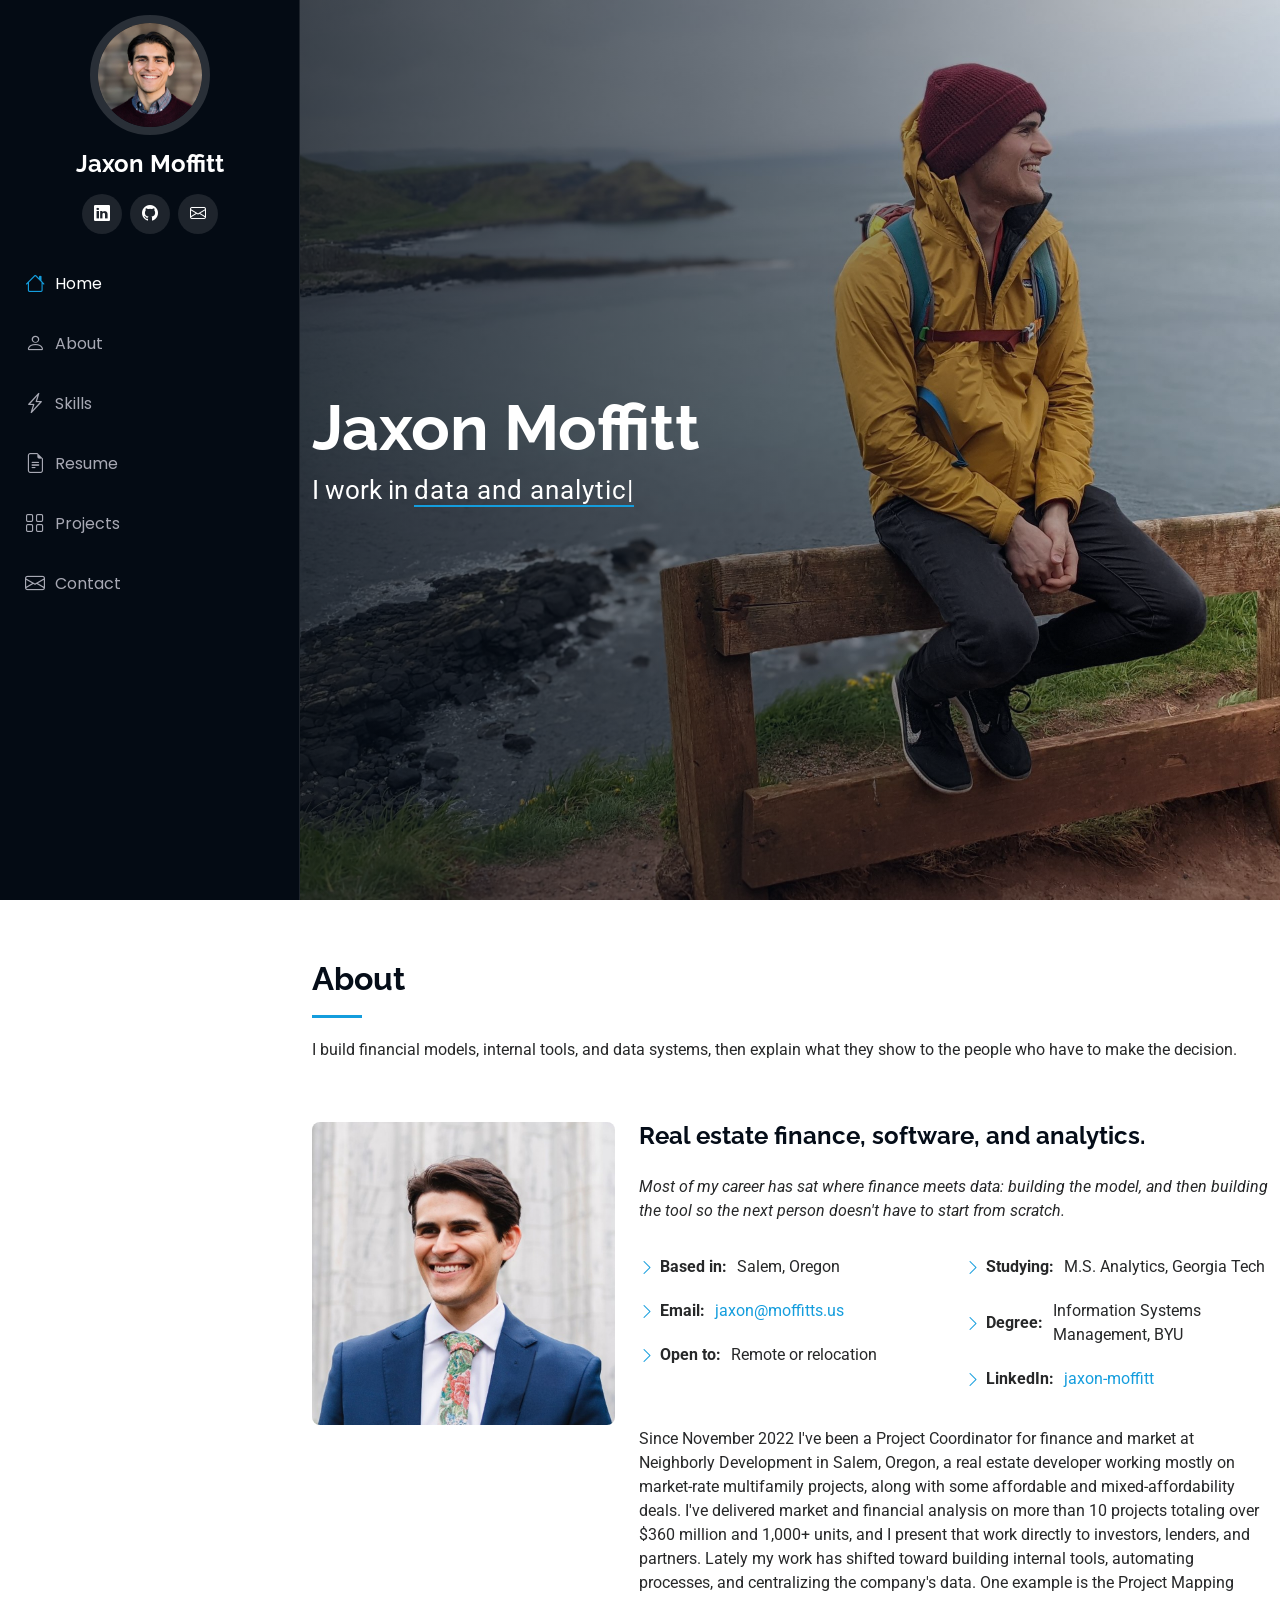
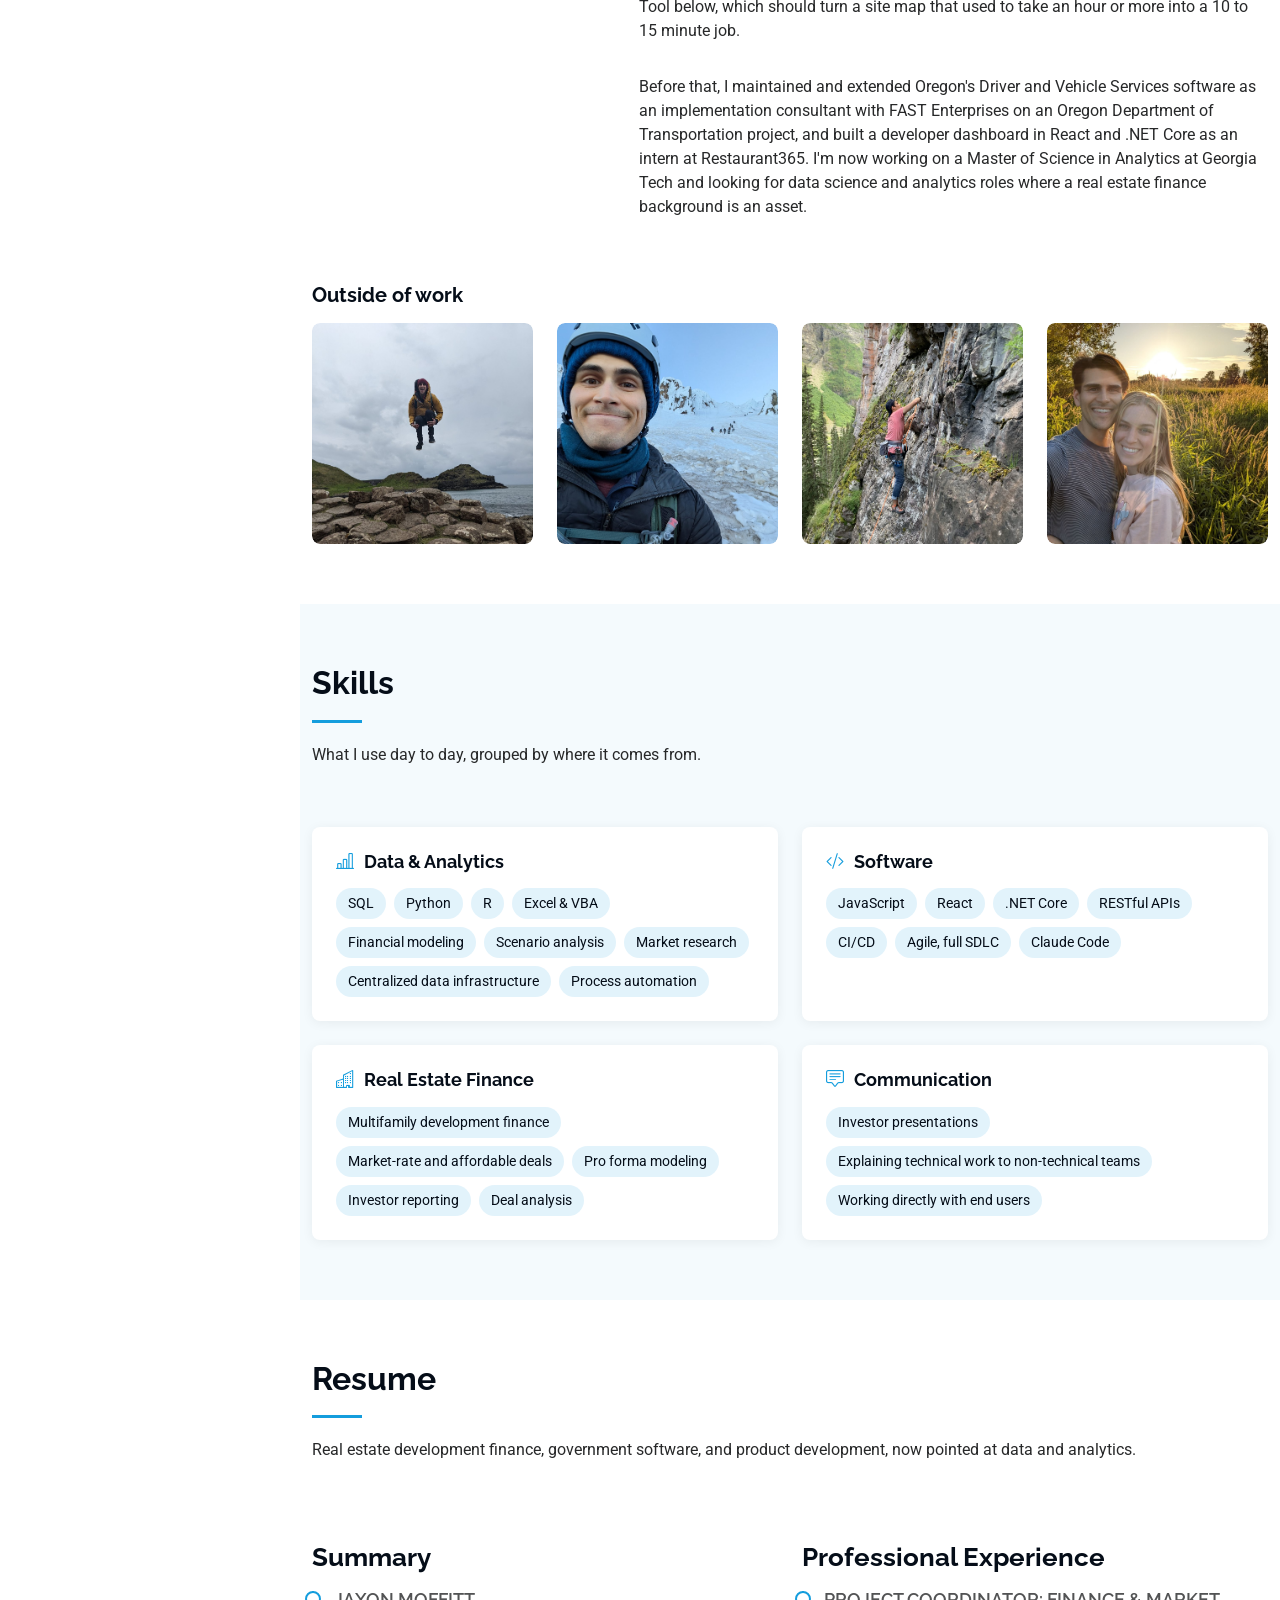
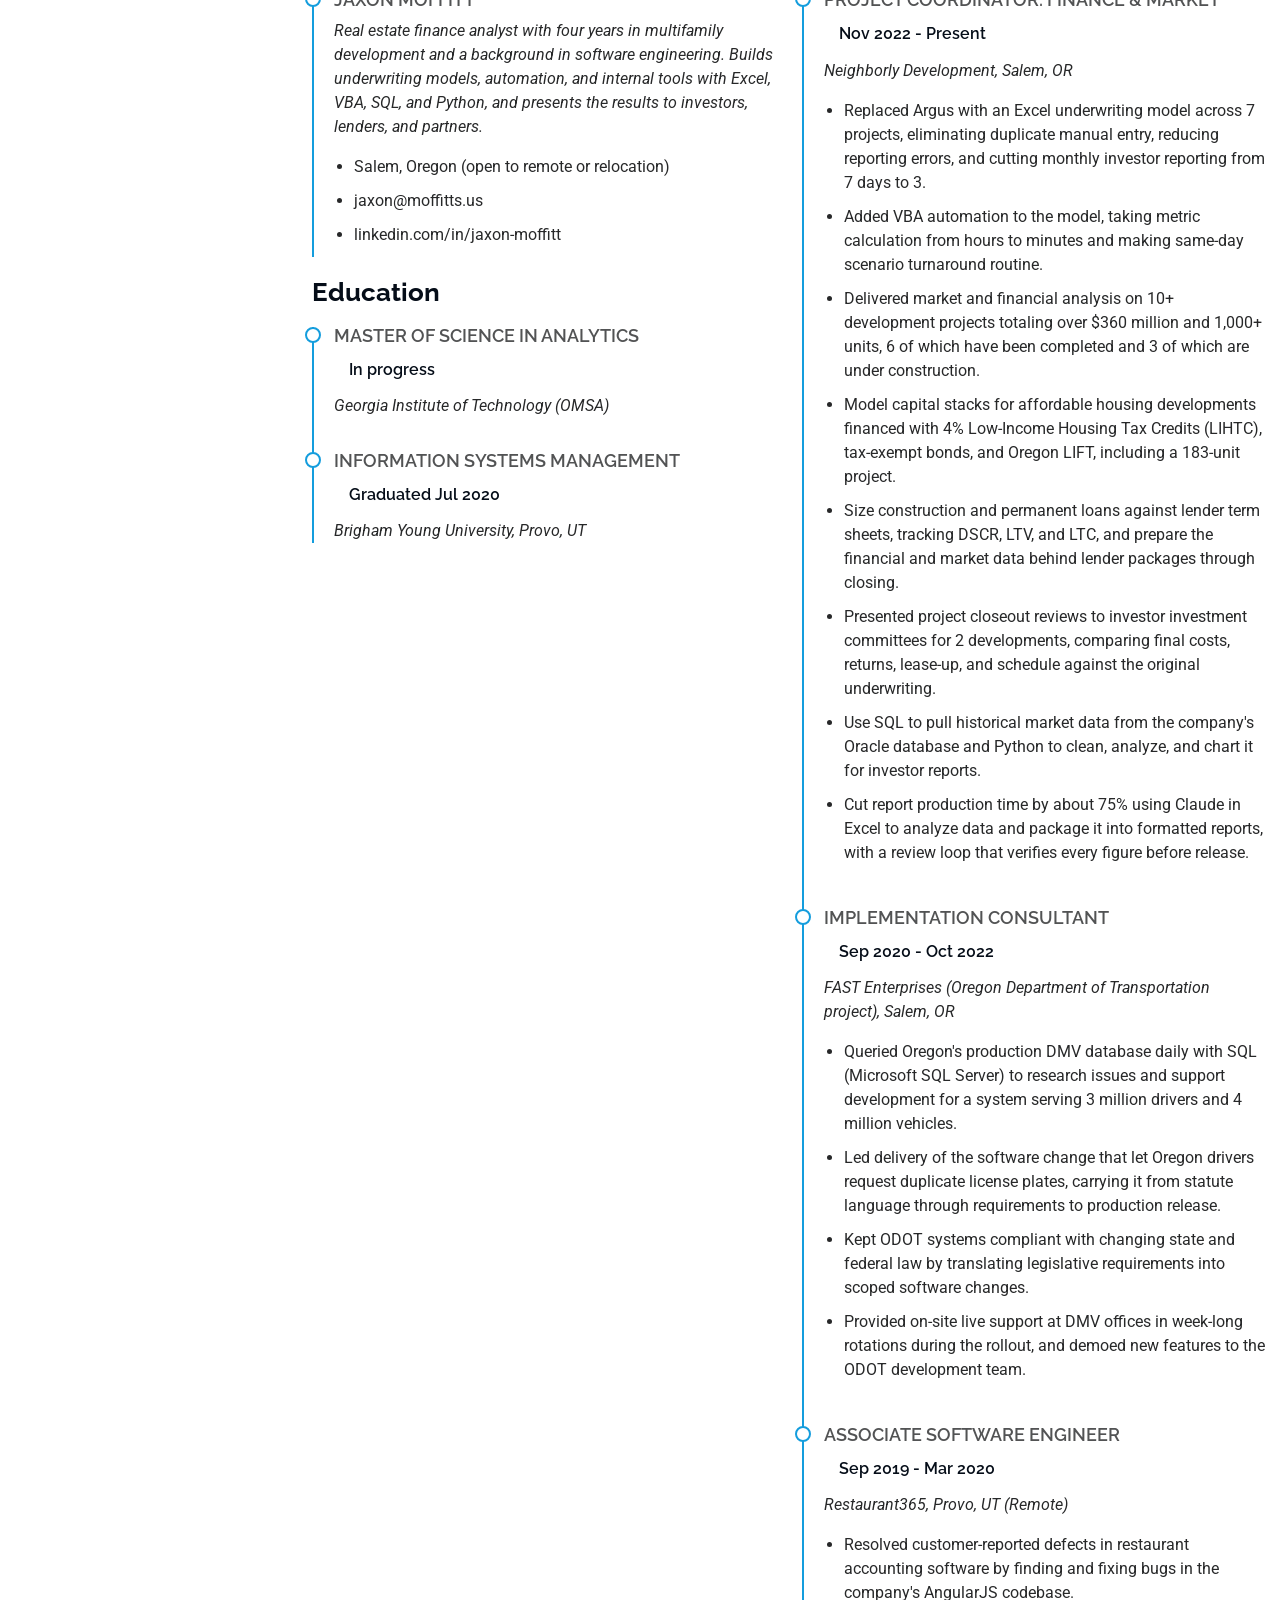
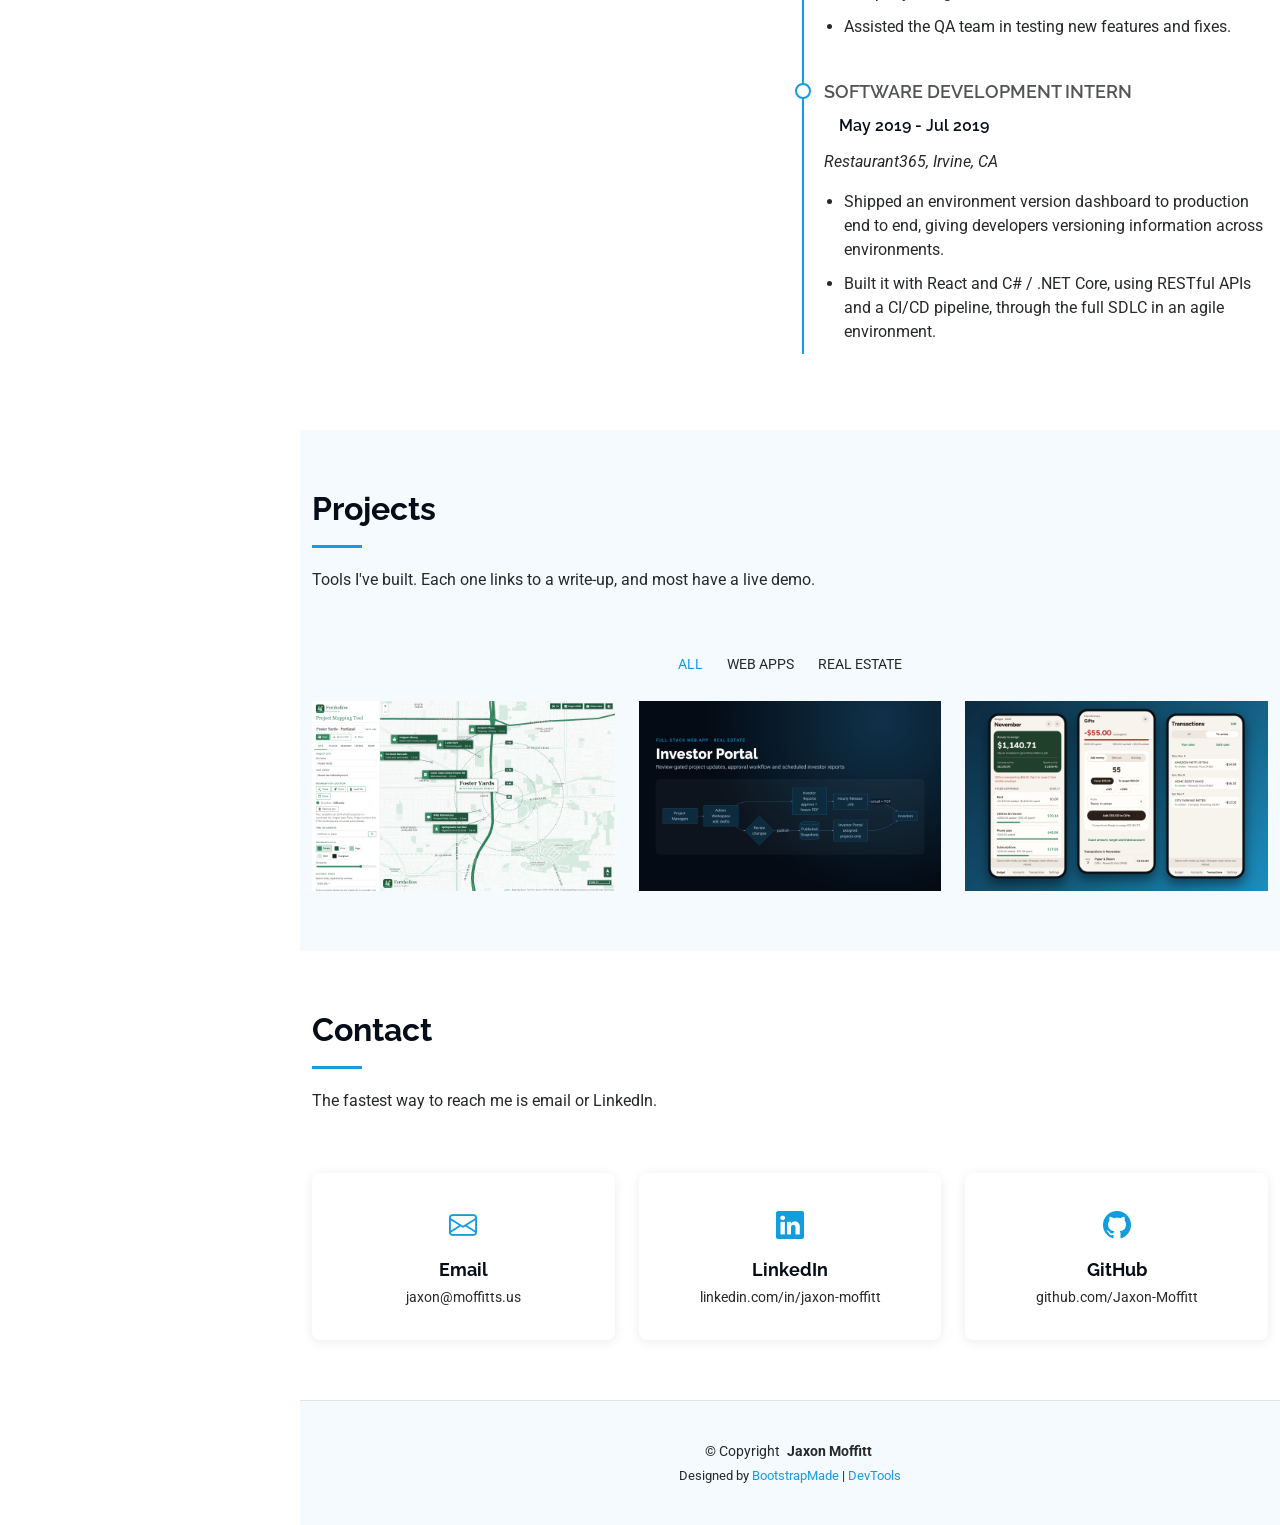
<file: index.html>
<!DOCTYPE html>
<html lang="en">

<head>
  <meta charset="utf-8">
  <meta content="width=device-width, initial-scale=1.0" name="viewport">
  <title>Jaxon Moffitt | Data, Analytics &amp; Real Estate Finance</title>
  <meta content="Portfolio of Jaxon Moffitt: data and analytics, internal tools, and real estate development finance." name="description">
  <meta content="Jaxon Moffitt, data analytics, real estate finance, multifamily development, financial modeling, SQL, portfolio" name="keywords">

  <!-- Favicons -->
  <link href="assets/img/favicon.svg" rel="icon" type="image/svg+xml">
  <link href="assets/img/favicon.png" rel="icon" type="image/png">
  <link href="assets/img/apple-touch-icon.png" rel="apple-touch-icon">

  <!-- Fonts -->
  <link href="https://fonts.googleapis.com" rel="preconnect">
  <link href="https://fonts.gstatic.com" rel="preconnect" crossorigin>
  <link href="https://fonts.googleapis.com/css2?family=Roboto:ital,wght@0,300;0,400;0,500;0,700;1,400&family=Poppins:wght@300;400;500;600;700&family=Raleway:wght@400;500;600;700;800&display=swap" rel="stylesheet">

  <!-- Vendor CSS Files -->
  <link href="assets/vendor/bootstrap/css/bootstrap.min.css" rel="stylesheet">
  <link href="assets/vendor/bootstrap-icons/bootstrap-icons.css" rel="stylesheet">
  <link href="assets/vendor/aos/aos.css" rel="stylesheet">
  <link href="assets/vendor/glightbox/css/glightbox.min.css" rel="stylesheet">

  <!-- Main CSS File -->
  <link href="assets/css/main.css" rel="stylesheet">
  <link href="assets/css/custom.css" rel="stylesheet">

  <!-- =======================================================
  * Template Name: iPortfolio
  * Template URL: https://bootstrapmade.com/iportfolio-bootstrap-portfolio-websites-template/
  * Updated: Jun 29 2024 with Bootstrap v5.3.3
  * Author: BootstrapMade.com
  * License: https://bootstrapmade.com/license/
  ======================================================== -->
</head>

<body class="index-page">

  <header id="header" class="header dark-background d-flex flex-column">
    <i class="header-toggle d-xl-none bi bi-list"></i>

    <div class="profile-img">
      <img src="assets/img/site/profile.jpg" alt="Jaxon Moffitt" class="img-fluid rounded-circle">
    </div>

    <a href="index.html" class="logo d-flex align-items-center justify-content-center">
      <h1 class="sitename">Jaxon Moffitt</h1>
    </a>

    <div class="social-links text-center">
      <a href="https://www.linkedin.com/in/jaxon-moffitt" class="linkedin" target="_blank" rel="noopener" aria-label="LinkedIn"><i class="bi bi-linkedin"></i></a>
      <a href="https://github.com/Jaxon-Moffitt" class="github" target="_blank" rel="noopener" aria-label="GitHub"><i class="bi bi-github"></i></a>
      <a href="mailto:jaxon@moffitts.us" class="email" aria-label="Email"><i class="bi bi-envelope"></i></a>
    </div>

    <nav id="navmenu" class="navmenu">
      <ul>
        <li><a href="#hero" class="active"><i class="bi bi-house navicon"></i>Home</a></li>
        <li><a href="#about"><i class="bi bi-person navicon"></i> About</a></li>
        <li><a href="#skills"><i class="bi bi-lightning-charge navicon"></i> Skills</a></li>
        <li><a href="#resume"><i class="bi bi-file-earmark-text navicon"></i> Resume</a></li>
        <li><a href="#portfolio"><i class="bi bi-grid navicon"></i> Projects</a></li>
        <li><a href="#contact"><i class="bi bi-envelope navicon"></i> Contact</a></li>
      </ul>
    </nav>

  </header>

  <main class="main">

    <!-- Hero Section -->
    <section id="hero" class="hero section dark-background">

      <img src="assets/img/site/hero.jpg" alt="" data-aos="fade-in" class="">

      <div class="container" data-aos="fade-up" data-aos-delay="100">
        <h2>Jaxon Moffitt</h2>
        <p>I work in <span class="typed" data-typed-items="data and analytics, real estate finance, internal tools, process automation">data and analytics</span><span class="typed-cursor typed-cursor--blink" aria-hidden="true"></span><span class="typed-cursor typed-cursor--blink" aria-hidden="true"></span></p>
      </div>

    </section><!-- /Hero Section -->

    <!-- About Section -->
    <section id="about" class="about section">

      <!-- Section Title -->
      <div class="container section-title" data-aos="fade-up">
        <h2>About</h2>
        <p>I build financial models, internal tools, and data systems, then explain what they show to the people who have to make the decision.</p>
      </div><!-- End Section Title -->

      <div class="container" data-aos="fade-up" data-aos-delay="100">

        <div class="row gy-4 justify-content-center">
          <div class="col-lg-4">
            <img src="assets/img/site/about.jpg" class="img-fluid about-photo" alt="Jaxon Moffitt">
          </div>
          <div class="col-lg-8 content">
            <h2>Real estate finance, software, and analytics.</h2>
            <p class="fst-italic py-3">
              Most of my career has sat where finance meets data: building the model, and then building the tool so the next person doesn't have to start from scratch.
            </p>
            <div class="row">
              <div class="col-lg-6">
                <ul>
                  <li><i class="bi bi-chevron-right"></i> <strong>Based in:</strong> <span>Salem, Oregon</span></li>
                  <li><i class="bi bi-chevron-right"></i> <strong>Email:</strong> <span><a href="mailto:jaxon@moffitts.us">jaxon@moffitts.us</a></span></li>
                  <li><i class="bi bi-chevron-right"></i> <strong>Open to:</strong> <span>Remote or relocation</span></li>
                </ul>
              </div>
              <div class="col-lg-6">
                <ul>
                  <li><i class="bi bi-chevron-right"></i> <strong>Studying:</strong> <span>M.S. Analytics, Georgia Tech</span></li>
                  <li><i class="bi bi-chevron-right"></i> <strong>Degree:</strong> <span>Information Systems Management, BYU</span></li>
                  <li><i class="bi bi-chevron-right"></i> <strong>LinkedIn:</strong> <span><a href="https://www.linkedin.com/in/jaxon-moffitt" target="_blank" rel="noopener">jaxon-moffitt</a></span></li>
                </ul>
              </div>
            </div>
            <p class="py-3">
              Since November 2022 I've been a Project Coordinator for finance and market at Neighborly Development in Salem, Oregon, a real estate developer working mostly on market-rate multifamily projects, along with some affordable and mixed-affordability deals. I've delivered market and financial analysis on more than 10 projects totaling over $360 million and 1,000+ units, and I present that work directly to investors, lenders, and partners. Lately my work has shifted toward building internal tools, automating processes, and centralizing the company's data. One example is the Project Mapping Tool below, which should turn a site map that used to take an hour or more into a 10 to 15 minute job.
            </p>
            <p>
              Before that, I maintained and extended Oregon's Driver and Vehicle Services software as an implementation consultant with FAST Enterprises on an Oregon Department of Transportation project, and built a developer dashboard in React and .NET Core as an intern at Restaurant365. I'm now working on a Master of Science in Analytics at Georgia Tech and looking for data science and analytics roles where a real estate finance background is an asset.
            </p>
          </div>
        </div>

        <div class="life-photos" data-aos="fade-up" data-aos-delay="150">
          <h3>Outside of work</h3>
          <div class="row gy-3">
            <div class="col-6 col-md-3">
              <a href="assets/img/site/life-causeway-jump.jpg" class="glightbox" data-gallery="life"><img src="assets/img/site/life-causeway-jump.jpg" class="img-fluid" alt="Jaxon jumping on the basalt columns of the Giant's Causeway"></a>
            </div>
            <div class="col-6 col-md-3">
              <a href="assets/img/site/life-mountain.jpg" class="glightbox" data-gallery="life"><img src="assets/img/site/life-mountain.jpg" class="img-fluid" alt="Jaxon in a climbing helmet on a snowy mountain"></a>
            </div>
            <div class="col-6 col-md-3">
              <a href="assets/img/site/life-climbing.jpg" class="glightbox" data-gallery="life"><img src="assets/img/site/life-climbing.jpg" class="img-fluid" alt="Jaxon rock climbing on a cliff face above a forested valley"></a>
            </div>
            <div class="col-6 col-md-3">
              <a href="assets/img/site/life-sunset-field.jpg" class="glightbox" data-gallery="life"><img src="assets/img/site/life-sunset-field.jpg" class="img-fluid" alt="Selfie of Jaxon and a friend smiling in a field of tall grass at sunset"></a>
            </div>
          </div>
        </div>

      </div>

    </section><!-- /About Section -->

    <!-- Skills Section -->
    <section id="skills" class="skills section light-background">

      <!-- Section Title -->
      <div class="container section-title" data-aos="fade-up">
        <h2>Skills</h2>
        <p>What I use day to day, grouped by where it comes from.</p>
      </div><!-- End Section Title -->

      <div class="container" data-aos="fade-up" data-aos-delay="100">

        <div class="row gy-4">

          <div class="col-lg-6">
            <div class="skill-group">
              <h4><i class="bi bi-bar-chart-line"></i> Data &amp; Analytics</h4>
              <ul class="skill-tags">
                <li>SQL</li>
                <li>Python</li>
                <li>R</li>
                <li>Excel &amp; VBA</li>
                <li>Financial modeling</li>
                <li>Scenario analysis</li>
                <li>Market research</li>
                <li>Centralized data infrastructure</li>
                <li>Process automation</li>
              </ul>
            </div>
          </div>

          <div class="col-lg-6">
            <div class="skill-group">
              <h4><i class="bi bi-code-slash"></i> Software</h4>
              <ul class="skill-tags">
                <li>JavaScript</li>
                <li>React</li>
                <li>.NET Core</li>
                <li>RESTful APIs</li>
                <li>CI/CD</li>
                <li>Agile, full SDLC</li>
                <li>Claude Code</li>
              </ul>
            </div>
          </div>

          <div class="col-lg-6">
            <div class="skill-group">
              <h4><i class="bi bi-buildings"></i> Real Estate Finance</h4>
              <ul class="skill-tags">
                <li>Multifamily development finance</li>
                <li>Market-rate and affordable deals</li>
                <li>Pro forma modeling</li>
                <li>Investor reporting</li>
                <li>Deal analysis</li>
              </ul>
            </div>
          </div>

          <div class="col-lg-6">
            <div class="skill-group">
              <h4><i class="bi bi-chat-square-text"></i> Communication</h4>
              <ul class="skill-tags">
                <li>Investor presentations</li>
                <li>Explaining technical work to non-technical teams</li>
                <li>Working directly with end users</li>
              </ul>
            </div>
          </div>

        </div>

      </div>

    </section><!-- /Skills Section -->

    <!-- Resume Section -->
    <section id="resume" class="resume section">

      <!-- Section Title -->
      <div class="container section-title" data-aos="fade-up">
        <h2>Resume</h2>
        <p>Real estate development finance, government software, and product development, now pointed at data and analytics.</p>
      </div><!-- End Section Title -->

      <div class="container">

        <div class="row">

          <div class="col-lg-6" data-aos="fade-up" data-aos-delay="100">
            <h3 class="resume-title">Summary</h3>

            <div class="resume-item pb-0">
              <h4>Jaxon Moffitt</h4>
              <p><em>Real estate finance analyst with four years in multifamily development and a background in software engineering. Builds underwriting models, automation, and internal tools with Excel, VBA, SQL, and Python, and presents the results to investors, lenders, and partners.</em></p>
              <ul>
                <li>Salem, Oregon (open to remote or relocation)</li>
                <li><a href="mailto:jaxon@moffitts.us">jaxon@moffitts.us</a></li>
                <li><a href="https://www.linkedin.com/in/jaxon-moffitt" target="_blank" rel="noopener">linkedin.com/in/jaxon-moffitt</a></li>
              </ul>
            </div><!-- End Resume Item -->

            <h3 class="resume-title">Education</h3>
            <div class="resume-item">
              <h4>Master of Science in Analytics</h4>
              <h5>In progress</h5>
              <p><em>Georgia Institute of Technology (OMSA)</em></p>
            </div><!-- End Resume Item -->

            <div class="resume-item">
              <h4>Information Systems Management</h4>
              <h5>Graduated Jul 2020</h5>
              <p><em>Brigham Young University, Provo, UT</em></p>
            </div><!-- End Resume Item -->

          </div>

          <div class="col-lg-6" data-aos="fade-up" data-aos-delay="200">
            <h3 class="resume-title">Professional Experience</h3>

            <div class="resume-item">
              <h4>Project Coordinator: Finance &amp; Market</h4>
              <h5>Nov 2022 - Present</h5>
              <p><em>Neighborly Development, Salem, OR</em></p>
              <ul>
                <li>Replaced Argus with an Excel underwriting model across 7 projects, eliminating duplicate manual entry, reducing reporting errors, and cutting monthly investor reporting from 7 days to 3.</li>
                <li>Added VBA automation to the model, taking metric calculation from hours to minutes and making same-day scenario turnaround routine.</li>
                <li>Delivered market and financial analysis on 10+ development projects totaling over $360 million and 1,000+ units, 6 of which have been completed and 3 of which are under construction.</li>
                <li>Model capital stacks for affordable housing developments financed with 4% Low-Income Housing Tax Credits (LIHTC), tax-exempt bonds, and Oregon LIFT, including a 183-unit project.</li>
                <li>Size construction and permanent loans against lender term sheets, tracking DSCR, LTV, and LTC, and prepare the financial and market data behind lender packages through closing.</li>
                <li>Presented project closeout reviews to investor investment committees for 2 developments, comparing final costs, returns, lease-up, and schedule against the original underwriting.</li>
                <li>Use SQL to pull historical market data from the company's Oracle database and Python to clean, analyze, and chart it for investor reports.</li>
                <li>Cut report production time by about 75% using Claude in Excel to analyze data and package it into formatted reports, with a review loop that verifies every figure before release.</li>
              </ul>
            </div><!-- End Resume Item -->

            <div class="resume-item">
              <h4>Implementation Consultant</h4>
              <h5>Sep 2020 - Oct 2022</h5>
              <p><em>FAST Enterprises (Oregon Department of Transportation project), Salem, OR</em></p>
              <ul>
                <li>Queried Oregon's production DMV database daily with SQL (Microsoft SQL Server) to research issues and support development for a system serving 3 million drivers and 4 million vehicles.</li>
                <li>Led delivery of the software change that let Oregon drivers request duplicate license plates, carrying it from statute language through requirements to production release.</li>
                <li>Kept ODOT systems compliant with changing state and federal law by translating legislative requirements into scoped software changes.</li>
                <li>Provided on-site live support at DMV offices in week-long rotations during the rollout, and demoed new features to the ODOT development team.</li>
              </ul>
            </div><!-- End Resume Item -->

            <div class="resume-item">
              <h4>Associate Software Engineer</h4>
              <h5>Sep 2019 - Mar 2020</h5>
              <p><em>Restaurant365, Provo, UT (Remote)</em></p>
              <ul>
                <li>Resolved customer-reported defects in restaurant accounting software by finding and fixing bugs in the company's AngularJS codebase.</li>
                <li>Assisted the QA team in testing new features and fixes.</li>
              </ul>
            </div><!-- End Resume Item -->

            <div class="resume-item">
              <h4>Software Development Intern</h4>
              <h5>May 2019 - Jul 2019</h5>
              <p><em>Restaurant365, Irvine, CA</em></p>
              <ul>
                <li>Shipped an environment version dashboard to production end to end, giving developers versioning information across environments.</li>
                <li>Built it with React and C# / .NET Core, using RESTful APIs and a CI/CD pipeline, through the full SDLC in an agile environment.</li>
              </ul>
            </div><!-- End Resume Item -->

          </div>

        </div>

      </div>

    </section><!-- /Resume Section -->

    <!-- Portfolio Section -->
    <section id="portfolio" class="portfolio section light-background">

      <!-- Section Title -->
      <div class="container section-title" data-aos="fade-up">
        <h2>Projects</h2>
        <p>Tools I've built. Each one links to a write-up, and most have a live demo.</p>
      </div><!-- End Section Title -->

      <div class="container">

        <div class="isotope-layout" data-default-filter="*" data-layout="masonry" data-sort="original-order">

          <ul class="portfolio-filters isotope-filters" data-aos="fade-up" data-aos-delay="100">
            <li data-filter="*" class="filter-active">All</li>
            <li data-filter=".filter-webapp">Web Apps</li>
            <li data-filter=".filter-realestate">Real Estate</li>
          </ul><!-- End Portfolio Filters -->

          <div class="row gy-4 isotope-container" data-aos="fade-up" data-aos-delay="200">

            <!--
              To add a project: copy this block, change the filter classes, image, title and links,
              and create a details page from project-mapping-tool.html.
            -->
            <div class="col-lg-4 col-md-6 portfolio-item isotope-item filter-webapp filter-realestate">
              <div class="portfolio-content h-100">
                <img src="assets/img/portfolio-projects/project-mapping-tool.png" class="img-fluid" alt="Project Mapping Tool showing a site with distance rings and nearby place callouts">
                <div class="portfolio-info">
                  <h4>Project Mapping Tool</h4>
                  <p>Built for Neighborly Development: site maps in minutes instead of hours</p>
                  <a href="assets/img/portfolio-projects/project-mapping-tool.png" title="Project Mapping Tool" data-gallery="portfolio-gallery" class="glightbox preview-link"><i class="bi bi-zoom-in"></i></a>
                  <a href="project-mapping-tool.html" title="More Details" class="details-link"><i class="bi bi-link-45deg"></i></a>
                </div>
              </div>
            </div><!-- End Portfolio Item -->

            <div class="col-lg-4 col-md-6 portfolio-item isotope-item filter-webapp filter-realestate">
              <div class="portfolio-content h-100">
                <img src="assets/img/portfolio-projects/project-investor-portal.png" class="img-fluid" alt="Investor Portal overview diagram: drafts are reviewed and published to investors, and reports are released on a schedule">
                <div class="portfolio-info">
                  <h4>Investor Portal</h4>
                  <p>Built for Neighborly Development: live, review-gated project updates for investors</p>
                  <a href="assets/img/portfolio-projects/project-investor-portal.png" title="Investor Portal" data-gallery="portfolio-gallery" class="glightbox preview-link"><i class="bi bi-zoom-in"></i></a>
                  <a href="project-investor-portal.html" title="More Details" class="details-link"><i class="bi bi-link-45deg"></i></a>
                </div>
              </div>
            </div><!-- End Portfolio Item -->

            <div class="col-lg-4 col-md-6 portfolio-item isotope-item filter-webapp">
              <div class="portfolio-content h-100">
                <img src="assets/img/portfolio-projects/project-budget-app.png" class="img-fluid" alt="Budget app screens: the Budget tab, an envelope, and transactions to review">
                <div class="portfolio-info">
                  <h4>Envelope Budget App</h4>
                  <p>A shared budget for two, with automatic bank sync</p>
                  <a href="assets/img/portfolio-projects/project-budget-app.png" title="Envelope Budget App" data-gallery="portfolio-gallery" class="glightbox preview-link"><i class="bi bi-zoom-in"></i></a>
                  <a href="project-budget-app.html" title="More Details" class="details-link"><i class="bi bi-link-45deg"></i></a>
                </div>
              </div>
            </div><!-- End Portfolio Item -->

          </div><!-- End Portfolio Container -->

        </div>

      </div>

    </section><!-- /Portfolio Section -->

    <!-- Contact Section -->
    <section id="contact" class="contact section">

      <!-- Section Title -->
      <div class="container section-title" data-aos="fade-up">
        <h2>Contact</h2>
        <p>The fastest way to reach me is email or LinkedIn.</p>
      </div><!-- End Section Title -->

      <div class="container" data-aos="fade-up" data-aos-delay="100">

        <div class="row gy-4 justify-content-center">

          <div class="col-lg-4 col-md-6">
            <a class="contact-card" href="mailto:jaxon@moffitts.us">
              <i class="bi bi-envelope"></i>
              <h3>Email</h3>
              <p>jaxon@moffitts.us</p>
            </a>
          </div>

          <div class="col-lg-4 col-md-6">
            <a class="contact-card" href="https://www.linkedin.com/in/jaxon-moffitt" target="_blank" rel="noopener">
              <i class="bi bi-linkedin"></i>
              <h3>LinkedIn</h3>
              <p>linkedin.com/in/jaxon-moffitt</p>
            </a>
          </div>

          <div class="col-lg-4 col-md-6">
            <a class="contact-card" href="https://github.com/Jaxon-Moffitt" target="_blank" rel="noopener">
              <i class="bi bi-github"></i>
              <h3>GitHub</h3>
              <p>github.com/Jaxon-Moffitt</p>
            </a>
          </div>

        </div>

      </div>

    </section><!-- /Contact Section -->

  </main>

  <footer id="footer" class="footer position-relative light-background">

    <div class="container">
      <div class="copyright text-center ">
        <p>© <span>Copyright</span> <strong class="px-1 sitename">Jaxon Moffitt</strong></p>
      </div>
      <div class="credits">
        <!-- Licensing information: https://bootstrapmade.com/license/ (free version requires these credit links) -->
        Designed by <a href="https://bootstrapmade.com/">BootstrapMade</a> | <a href="https://bootstrapmade.com/tools/">DevTools</a>
      </div>
    </div>

  </footer>

  <!-- Scroll Top -->
  <a href="#" id="scroll-top" class="scroll-top d-flex align-items-center justify-content-center"><i class="bi bi-arrow-up-short"></i></a>

  <!-- Preloader -->
  <div id="preloader"></div>

  <!-- Vendor JS Files -->
  <script src="assets/vendor/bootstrap/js/bootstrap.bundle.min.js"></script>
  <script src="assets/vendor/aos/aos.js"></script>
  <script src="assets/vendor/typed.js/typed.umd.js"></script>
  <script src="assets/vendor/glightbox/js/glightbox.min.js"></script>
  <script src="assets/vendor/imagesloaded/imagesloaded.pkgd.min.js"></script>
  <script src="assets/vendor/isotope-layout/isotope.pkgd.min.js"></script>

  <!-- Main JS File -->
  <script src="assets/js/main.js"></script>

</body>

</html>
</file>
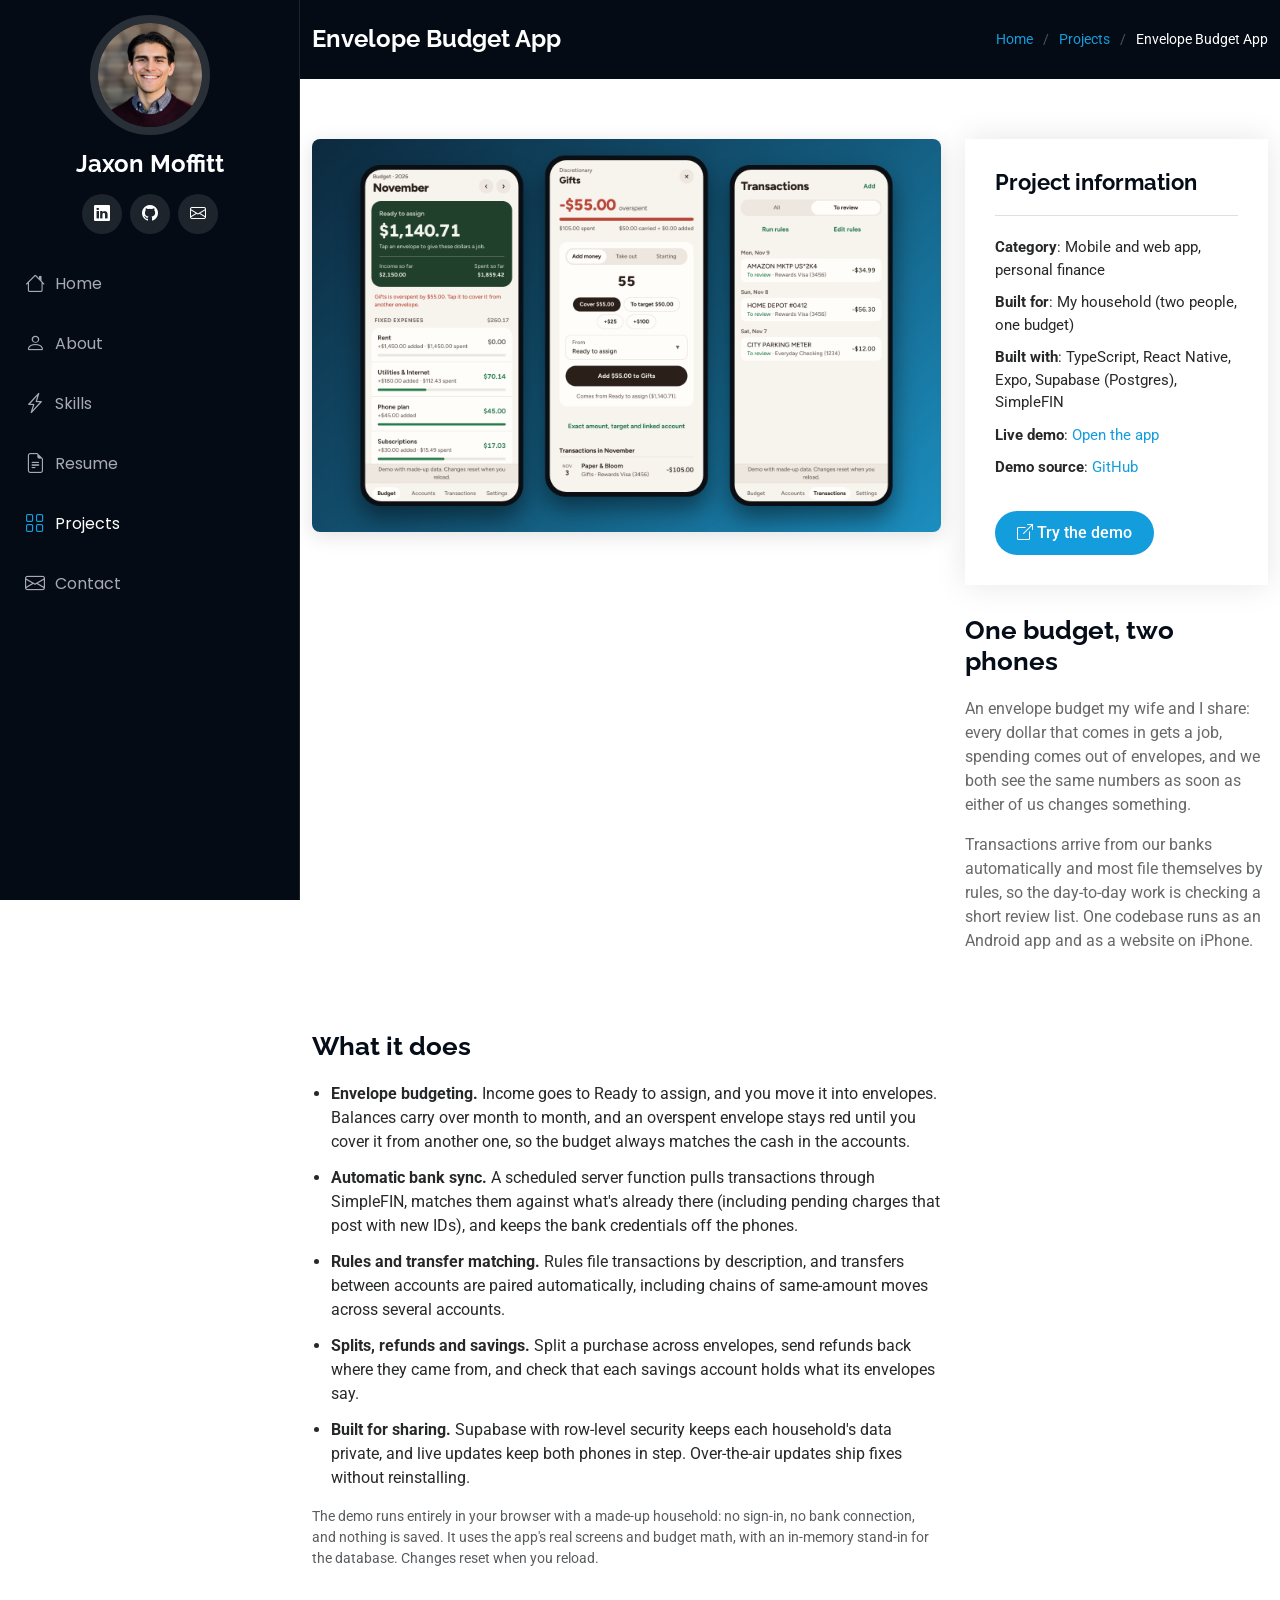
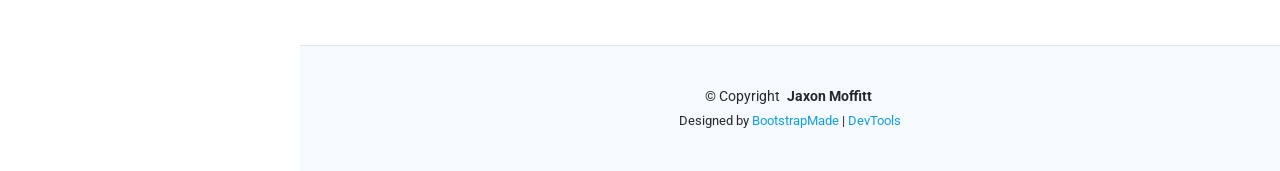
<file: project-budget-app.html>
<!DOCTYPE html>
<html lang="en">

<head>
  <meta charset="utf-8">
  <meta content="width=device-width, initial-scale=1.0" name="viewport">
  <title>Envelope Budget App | Jaxon Moffitt</title>
  <meta content="A shared envelope-budgeting app for two people, built with React Native, Expo and Supabase, with automatic bank sync." name="description">

  <!-- Favicons -->
  <link href="assets/img/favicon.svg" rel="icon" type="image/svg+xml">
  <link href="assets/img/favicon.png" rel="icon" type="image/png">
  <link href="assets/img/apple-touch-icon.png" rel="apple-touch-icon">

  <!-- Fonts -->
  <link href="https://fonts.googleapis.com" rel="preconnect">
  <link href="https://fonts.gstatic.com" rel="preconnect" crossorigin>
  <link href="https://fonts.googleapis.com/css2?family=Roboto:ital,wght@0,300;0,400;0,500;0,700;1,400&family=Poppins:wght@300;400;500;600;700&family=Raleway:wght@400;500;600;700;800&display=swap" rel="stylesheet">

  <!-- Vendor CSS Files -->
  <link href="assets/vendor/bootstrap/css/bootstrap.min.css" rel="stylesheet">
  <link href="assets/vendor/bootstrap-icons/bootstrap-icons.css" rel="stylesheet">
  <link href="assets/vendor/aos/aos.css" rel="stylesheet">
  <link href="assets/vendor/glightbox/css/glightbox.min.css" rel="stylesheet">

  <!-- Main CSS File -->
  <link href="assets/css/main.css" rel="stylesheet">
  <link href="assets/css/custom.css" rel="stylesheet">

  <!-- =======================================================
  * Template Name: iPortfolio
  * Template URL: https://bootstrapmade.com/iportfolio-bootstrap-portfolio-websites-template/
  * Author: BootstrapMade.com
  * License: https://bootstrapmade.com/license/
  ======================================================== -->
</head>

<body class="portfolio-details-page">

  <header id="header" class="header dark-background d-flex flex-column">
    <i class="header-toggle d-xl-none bi bi-list"></i>

    <div class="profile-img">
      <img src="assets/img/site/profile.jpg" alt="Jaxon Moffitt" class="img-fluid rounded-circle">
    </div>

    <a href="index.html" class="logo d-flex align-items-center justify-content-center">
      <h1 class="sitename">Jaxon Moffitt</h1>
    </a>

    <div class="social-links text-center">
      <a href="https://www.linkedin.com/in/jaxon-moffitt" class="linkedin" target="_blank" rel="noopener" aria-label="LinkedIn"><i class="bi bi-linkedin"></i></a>
      <a href="https://github.com/Jaxon-Moffitt" class="github" target="_blank" rel="noopener" aria-label="GitHub"><i class="bi bi-github"></i></a>
      <a href="mailto:jaxon@moffitts.us" class="email" aria-label="Email"><i class="bi bi-envelope"></i></a>
    </div>

    <nav id="navmenu" class="navmenu">
      <ul>
        <li><a href="index.html#hero"><i class="bi bi-house navicon"></i>Home</a></li>
        <li><a href="index.html#about"><i class="bi bi-person navicon"></i> About</a></li>
        <li><a href="index.html#skills"><i class="bi bi-lightning-charge navicon"></i> Skills</a></li>
        <li><a href="index.html#resume"><i class="bi bi-file-earmark-text navicon"></i> Resume</a></li>
        <li><a href="index.html#portfolio" class="active"><i class="bi bi-grid navicon"></i> Projects</a></li>
        <li><a href="index.html#contact"><i class="bi bi-envelope navicon"></i> Contact</a></li>
      </ul>
    </nav>

  </header>

  <main class="main">

    <!-- Page Title -->
    <div class="page-title dark-background">
      <div class="container d-lg-flex justify-content-between align-items-center">
        <h1 class="mb-2 mb-lg-0">Envelope Budget App</h1>
        <nav class="breadcrumbs">
          <ol>
            <li><a href="index.html">Home</a></li>
            <li><a href="index.html#portfolio">Projects</a></li>
            <li class="current">Envelope Budget App</li>
          </ol>
        </nav>
      </div>
    </div><!-- End Page Title -->

    <!-- Portfolio Details Section -->
    <section id="portfolio-details" class="portfolio-details section">

      <div class="container" data-aos="fade-up" data-aos-delay="100">

        <div class="row gy-4">

          <div class="col-lg-8">
            <a href="assets/img/portfolio-projects/project-budget-app.png" class="glightbox">
              <img src="assets/img/portfolio-projects/project-budget-app.png" class="img-fluid project-shot" alt="Three phone screens from the budget app: the Budget tab, an overspent envelope being covered, and transactions waiting for review">
            </a>
          </div>

          <div class="col-lg-4">
            <div class="portfolio-info" data-aos="fade-up" data-aos-delay="200">
              <h3>Project information</h3>
              <ul>
                <li><strong>Category</strong>: Mobile and web app, personal finance</li>
                <li><strong>Built for</strong>: My household (two people, one budget)</li>
                <li><strong>Built with</strong>: TypeScript, React Native, Expo, Supabase (Postgres), SimpleFIN</li>
                <li><strong>Live demo</strong>: <a href="https://jaxon-moffitt.github.io/budget-app-demo/" target="_blank" rel="noopener">Open the app</a></li>
                <li><strong>Demo source</strong>: <a href="https://github.com/Jaxon-Moffitt/budget-app-demo" target="_blank" rel="noopener">GitHub</a></li>
              </ul>
              <a class="btn-demo" href="https://jaxon-moffitt.github.io/budget-app-demo/" target="_blank" rel="noopener"><i class="bi bi-box-arrow-up-right"></i> Try the demo</a>
            </div>
            <div class="portfolio-description" data-aos="fade-up" data-aos-delay="300">
              <h2>One budget, two phones</h2>
              <p>
                An envelope budget my wife and I share: every dollar that comes in gets a job, spending comes out of envelopes, and we both see the same numbers as soon as either of us changes something.
              </p>
              <p>
                Transactions arrive from our banks automatically and most file themselves by rules, so the day-to-day work is checking a short review list. One codebase runs as an Android app and as a website on iPhone.
              </p>
            </div>
          </div>

        </div>

        <div class="row gy-4 mt-2">
          <div class="col-lg-8 portfolio-description" data-aos="fade-up">
            <h2>What it does</h2>
            <ul class="feature-list">
              <li><strong>Envelope budgeting.</strong> Income goes to Ready to assign, and you move it into envelopes. Balances carry over month to month, and an overspent envelope stays red until you cover it from another one, so the budget always matches the cash in the accounts.</li>
              <li><strong>Automatic bank sync.</strong> A scheduled server function pulls transactions through SimpleFIN, matches them against what's already there (including pending charges that post with new IDs), and keeps the bank credentials off the phones.</li>
              <li><strong>Rules and transfer matching.</strong> Rules file transactions by description, and transfers between accounts are paired automatically, including chains of same-amount moves across several accounts.</li>
              <li><strong>Splits, refunds and savings.</strong> Split a purchase across envelopes, send refunds back where they came from, and check that each savings account holds what its envelopes say.</li>
              <li><strong>Built for sharing.</strong> Supabase with row-level security keeps each household's data private, and live updates keep both phones in step. Over-the-air updates ship fixes without reinstalling.</li>
            </ul>
            <p class="text-muted small">The demo runs entirely in your browser with a made-up household: no sign-in, no bank connection, and nothing is saved. It uses the app's real screens and budget math, with an in-memory stand-in for the database. Changes reset when you reload.</p>
          </div>
        </div>

      </div>

    </section><!-- /Portfolio Details Section -->

  </main>

  <footer id="footer" class="footer position-relative light-background">

    <div class="container">
      <div class="copyright text-center ">
        <p>© <span>Copyright</span> <strong class="px-1 sitename">Jaxon Moffitt</strong></p>
      </div>
      <div class="credits">
        <!-- Licensing information: https://bootstrapmade.com/license/ (free version requires these credit links) -->
        Designed by <a href="https://bootstrapmade.com/">BootstrapMade</a> | <a href="https://bootstrapmade.com/tools/">DevTools</a>
      </div>
    </div>

  </footer>

  <!-- Scroll Top -->
  <a href="#" id="scroll-top" class="scroll-top d-flex align-items-center justify-content-center"><i class="bi bi-arrow-up-short"></i></a>

  <!-- Preloader -->
  <div id="preloader"></div>

  <!-- Vendor JS Files -->
  <script src="assets/vendor/bootstrap/js/bootstrap.bundle.min.js"></script>
  <script src="assets/vendor/aos/aos.js"></script>
  <script src="assets/vendor/glightbox/js/glightbox.min.js"></script>
  <script src="assets/vendor/imagesloaded/imagesloaded.pkgd.min.js"></script>
  <script src="assets/vendor/isotope-layout/isotope.pkgd.min.js"></script>

  <!-- Main JS File -->
  <script src="assets/js/main.js"></script>

</body>

</html>
</file>
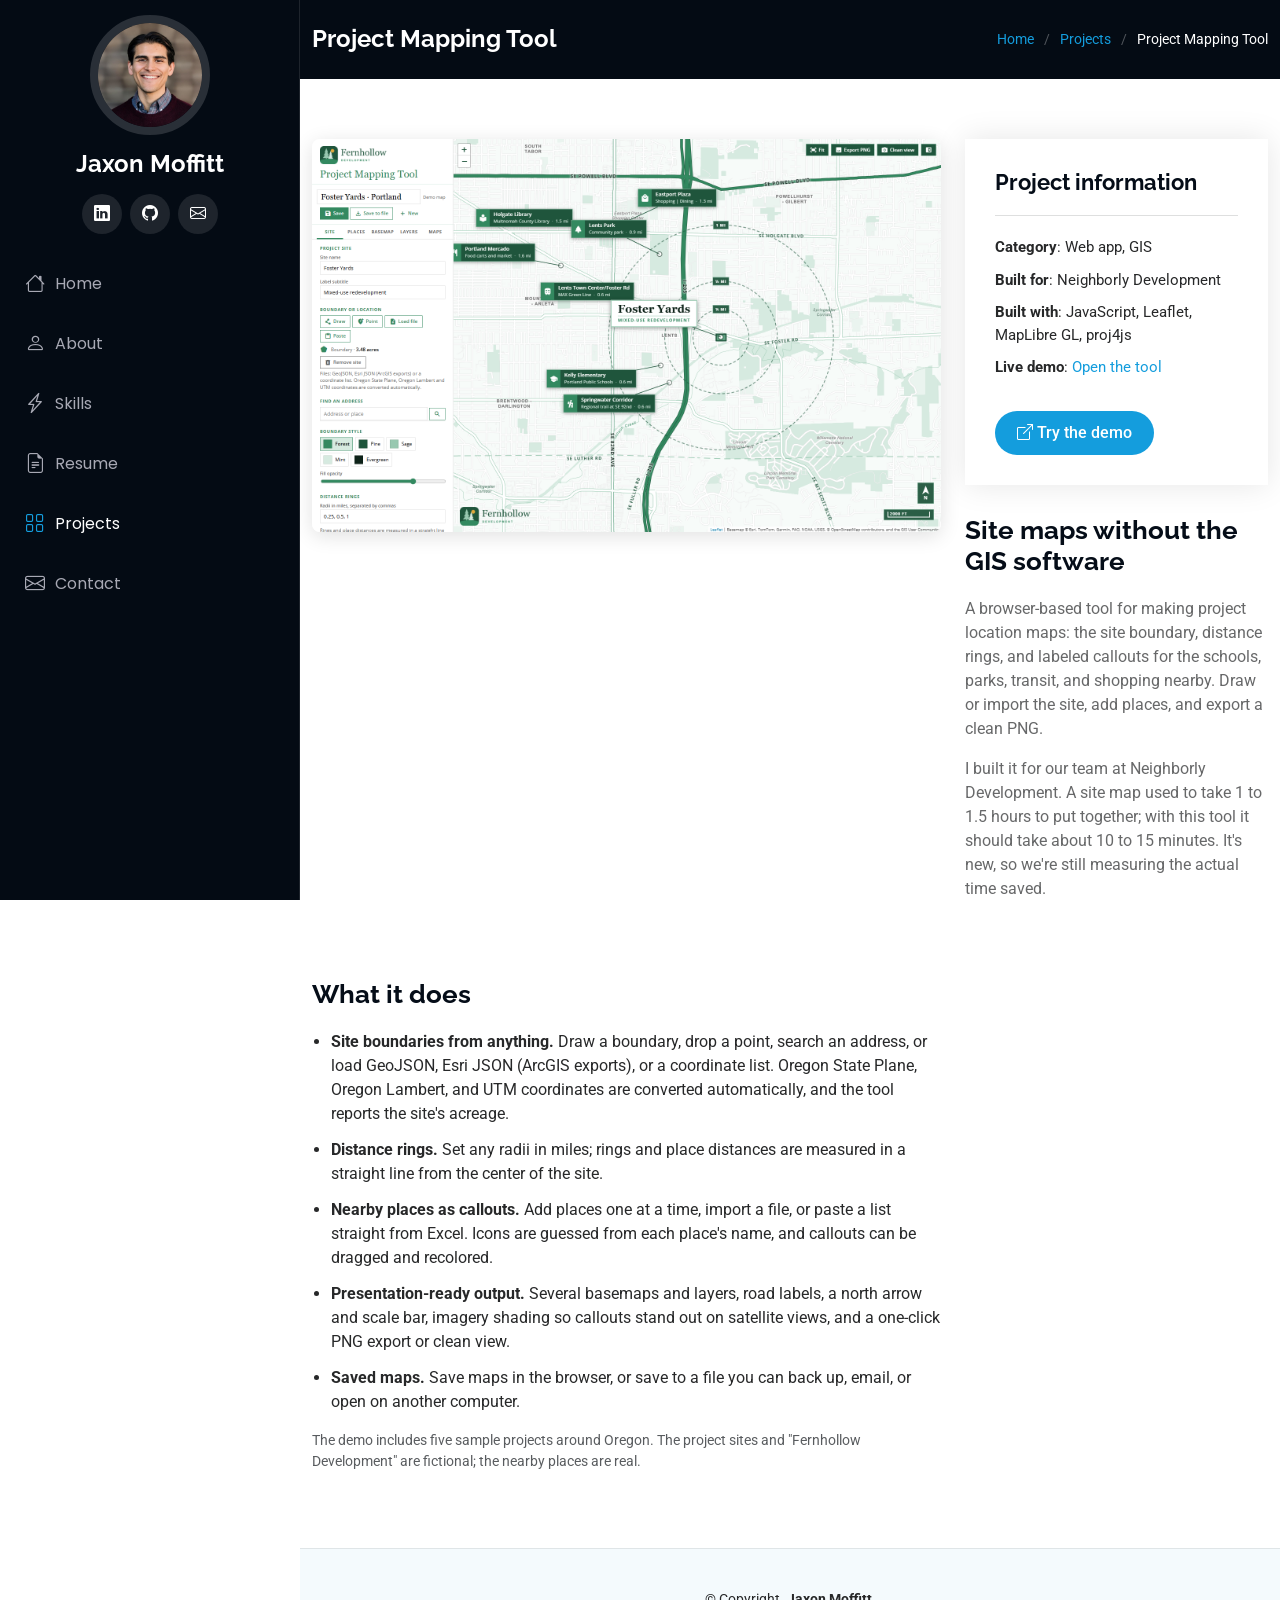
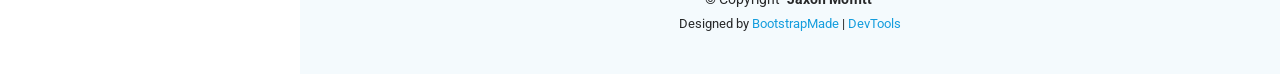
<file: project-mapping-tool.html>
<!DOCTYPE html>
<html lang="en">

<head>
  <meta charset="utf-8">
  <meta content="width=device-width, initial-scale=1.0" name="viewport">
  <title>Project Mapping Tool | Jaxon Moffitt</title>
  <meta content="A browser-based tool for building real estate project site maps with distance rings and nearby place callouts." name="description">

  <!-- Favicons -->
  <link href="assets/img/favicon.svg" rel="icon" type="image/svg+xml">
  <link href="assets/img/favicon.png" rel="icon" type="image/png">
  <link href="assets/img/apple-touch-icon.png" rel="apple-touch-icon">

  <!-- Fonts -->
  <link href="https://fonts.googleapis.com" rel="preconnect">
  <link href="https://fonts.gstatic.com" rel="preconnect" crossorigin>
  <link href="https://fonts.googleapis.com/css2?family=Roboto:ital,wght@0,300;0,400;0,500;0,700;1,400&family=Poppins:wght@300;400;500;600;700&family=Raleway:wght@400;500;600;700;800&display=swap" rel="stylesheet">

  <!-- Vendor CSS Files -->
  <link href="assets/vendor/bootstrap/css/bootstrap.min.css" rel="stylesheet">
  <link href="assets/vendor/bootstrap-icons/bootstrap-icons.css" rel="stylesheet">
  <link href="assets/vendor/aos/aos.css" rel="stylesheet">
  <link href="assets/vendor/glightbox/css/glightbox.min.css" rel="stylesheet">

  <!-- Main CSS File -->
  <link href="assets/css/main.css" rel="stylesheet">
  <link href="assets/css/custom.css" rel="stylesheet">

  <!-- =======================================================
  * Template Name: iPortfolio
  * Template URL: https://bootstrapmade.com/iportfolio-bootstrap-portfolio-websites-template/
  * Author: BootstrapMade.com
  * License: https://bootstrapmade.com/license/
  ======================================================== -->
</head>

<body class="portfolio-details-page">

  <header id="header" class="header dark-background d-flex flex-column">
    <i class="header-toggle d-xl-none bi bi-list"></i>

    <div class="profile-img">
      <img src="assets/img/site/profile.jpg" alt="Jaxon Moffitt" class="img-fluid rounded-circle">
    </div>

    <a href="index.html" class="logo d-flex align-items-center justify-content-center">
      <h1 class="sitename">Jaxon Moffitt</h1>
    </a>

    <div class="social-links text-center">
      <a href="https://www.linkedin.com/in/jaxon-moffitt" class="linkedin" target="_blank" rel="noopener" aria-label="LinkedIn"><i class="bi bi-linkedin"></i></a>
      <a href="https://github.com/Jaxon-Moffitt" class="github" target="_blank" rel="noopener" aria-label="GitHub"><i class="bi bi-github"></i></a>
      <a href="mailto:jaxon@moffitts.us" class="email" aria-label="Email"><i class="bi bi-envelope"></i></a>
    </div>

    <nav id="navmenu" class="navmenu">
      <ul>
        <li><a href="index.html#hero"><i class="bi bi-house navicon"></i>Home</a></li>
        <li><a href="index.html#about"><i class="bi bi-person navicon"></i> About</a></li>
        <li><a href="index.html#skills"><i class="bi bi-lightning-charge navicon"></i> Skills</a></li>
        <li><a href="index.html#resume"><i class="bi bi-file-earmark-text navicon"></i> Resume</a></li>
        <li><a href="index.html#portfolio" class="active"><i class="bi bi-grid navicon"></i> Projects</a></li>
        <li><a href="index.html#contact"><i class="bi bi-envelope navicon"></i> Contact</a></li>
      </ul>
    </nav>

  </header>

  <main class="main">

    <!-- Page Title -->
    <div class="page-title dark-background">
      <div class="container d-lg-flex justify-content-between align-items-center">
        <h1 class="mb-2 mb-lg-0">Project Mapping Tool</h1>
        <nav class="breadcrumbs">
          <ol>
            <li><a href="index.html">Home</a></li>
            <li><a href="index.html#portfolio">Projects</a></li>
            <li class="current">Project Mapping Tool</li>
          </ol>
        </nav>
      </div>
    </div><!-- End Page Title -->

    <!-- Portfolio Details Section -->
    <section id="portfolio-details" class="portfolio-details section">

      <div class="container" data-aos="fade-up" data-aos-delay="100">

        <div class="row gy-4">

          <div class="col-lg-8">
            <a href="assets/img/portfolio-projects/project-mapping-tool.png" class="glightbox">
              <img src="assets/img/portfolio-projects/project-mapping-tool.png" class="img-fluid project-shot" alt="Project Mapping Tool showing the Foster Yards demo site in Portland with distance rings and nearby place callouts">
            </a>
          </div>

          <div class="col-lg-4">
            <div class="portfolio-info" data-aos="fade-up" data-aos-delay="200">
              <h3>Project information</h3>
              <ul>
                <li><strong>Category</strong>: Web app, GIS</li>
                <li><strong>Built for</strong>: Neighborly Development</li>
                <li><strong>Built with</strong>: JavaScript, Leaflet, MapLibre GL, proj4js</li>
                <li><strong>Live demo</strong>: <a href="https://jaxon-moffitt.github.io/project-mapping-tool-demo" target="_blank" rel="noopener">Open the tool</a></li>
              </ul>
              <a class="btn-demo" href="https://jaxon-moffitt.github.io/project-mapping-tool-demo" target="_blank" rel="noopener"><i class="bi bi-box-arrow-up-right"></i> Try the demo</a>
            </div>
            <div class="portfolio-description" data-aos="fade-up" data-aos-delay="300">
              <h2>Site maps without the GIS software</h2>
              <p>
                A browser-based tool for making project location maps: the site boundary, distance rings, and labeled callouts for the schools, parks, transit, and shopping nearby. Draw or import the site, add places, and export a clean PNG.
              </p>
              <p>
                I built it for our team at Neighborly Development. A site map used to take 1 to 1.5 hours to put together; with this tool it should take about 10 to 15 minutes. It's new, so we're still measuring the actual time saved.
              </p>
            </div>
          </div>

        </div>

        <div class="row gy-4 mt-2">
          <div class="col-lg-8 portfolio-description" data-aos="fade-up">
            <h2>What it does</h2>
            <ul class="feature-list">
              <li><strong>Site boundaries from anything.</strong> Draw a boundary, drop a point, search an address, or load GeoJSON, Esri JSON (ArcGIS exports), or a coordinate list. Oregon State Plane, Oregon Lambert, and UTM coordinates are converted automatically, and the tool reports the site's acreage.</li>
              <li><strong>Distance rings.</strong> Set any radii in miles; rings and place distances are measured in a straight line from the center of the site.</li>
              <li><strong>Nearby places as callouts.</strong> Add places one at a time, import a file, or paste a list straight from Excel. Icons are guessed from each place's name, and callouts can be dragged and recolored.</li>
              <li><strong>Presentation-ready output.</strong> Several basemaps and layers, road labels, a north arrow and scale bar, imagery shading so callouts stand out on satellite views, and a one-click PNG export or clean view.</li>
              <li><strong>Saved maps.</strong> Save maps in the browser, or save to a file you can back up, email, or open on another computer.</li>
            </ul>
            <p class="text-muted small">The demo includes five sample projects around Oregon. The project sites and "Fernhollow Development" are fictional; the nearby places are real.</p>
          </div>
        </div>

      </div>

    </section><!-- /Portfolio Details Section -->

  </main>

  <footer id="footer" class="footer position-relative light-background">

    <div class="container">
      <div class="copyright text-center ">
        <p>© <span>Copyright</span> <strong class="px-1 sitename">Jaxon Moffitt</strong></p>
      </div>
      <div class="credits">
        <!-- Licensing information: https://bootstrapmade.com/license/ (free version requires these credit links) -->
        Designed by <a href="https://bootstrapmade.com/">BootstrapMade</a> | <a href="https://bootstrapmade.com/tools/">DevTools</a>
      </div>
    </div>

  </footer>

  <!-- Scroll Top -->
  <a href="#" id="scroll-top" class="scroll-top d-flex align-items-center justify-content-center"><i class="bi bi-arrow-up-short"></i></a>

  <!-- Preloader -->
  <div id="preloader"></div>

  <!-- Vendor JS Files -->
  <script src="assets/vendor/bootstrap/js/bootstrap.bundle.min.js"></script>
  <script src="assets/vendor/aos/aos.js"></script>
  <script src="assets/vendor/glightbox/js/glightbox.min.js"></script>
  <script src="assets/vendor/imagesloaded/imagesloaded.pkgd.min.js"></script>
  <script src="assets/vendor/isotope-layout/isotope.pkgd.min.js"></script>

  <!-- Main JS File -->
  <script src="assets/js/main.js"></script>

</body>

</html>
</file>
<file: assets/css/custom.css>
/* Site-specific additions on top of the iPortfolio template (main.css). */

/* About photo */
.about .about-photo {
  border-radius: 8px;
}

/* Skills: grouped tags instead of percentage bars */
.skills .skill-group {
  background: var(--surface-color);
  border-radius: 8px;
  padding: 24px;
  height: 100%;
  box-shadow: 0 2px 12px rgba(0, 0, 0, 0.06);
}

.skills .skill-group h4 {
  font-size: 18px;
  font-weight: 700;
  margin-bottom: 16px;
}

.skills .skill-group h4 i {
  color: var(--accent-color);
  margin-right: 6px;
}

.skills .skill-tags {
  list-style: none;
  padding: 0;
  margin: 0;
  display: flex;
  flex-wrap: wrap;
  gap: 8px;
}

.skills .skill-tags li {
  font-size: 14px;
  padding: 5px 12px;
  border-radius: 999px;
  background: color-mix(in srgb, var(--accent-color), transparent 88%);
  color: var(--heading-color);
}

/* Resume links */
.resume .resume-item a {
  color: var(--default-color);
}

.resume .resume-item a:hover {
  color: var(--accent-color);
}

/* Contact cards */
.contact .contact-card {
  display: block;
  text-align: center;
  padding: 32px 20px;
  border-radius: 8px;
  background: var(--surface-color);
  box-shadow: 0 2px 12px rgba(0, 0, 0, 0.08);
  color: var(--default-color);
  transition: transform 0.2s, box-shadow 0.2s;
  height: 100%;
}

.contact .contact-card:hover {
  transform: translateY(-4px);
  box-shadow: 0 6px 20px rgba(0, 0, 0, 0.12);
}

.contact .contact-card i {
  font-size: 28px;
  color: var(--accent-color);
}

.contact .contact-card h3 {
  font-size: 18px;
  font-weight: 700;
  margin: 12px 0 6px;
}

.contact .contact-card p {
  margin: 0;
  font-size: 14px;
  word-break: break-word;
}

/* Project details */
.portfolio-details .project-shot {
  border-radius: 8px;
  box-shadow: 0 4px 20px rgba(0, 0, 0, 0.12);
}

.portfolio-details .btn-demo {
  display: inline-block;
  margin-top: 16px;
  padding: 10px 22px;
  border-radius: 50px;
  background: var(--accent-color);
  color: var(--contrast-color);
  font-weight: 500;
}

.portfolio-details .btn-demo:hover {
  background: color-mix(in srgb, var(--accent-color), black 15%);
}

.portfolio-details .feature-list {
  padding-left: 1.2rem;
}

.portfolio-details .feature-list li {
  margin-bottom: 12px;
}

/* Hero: dark overlay on the photo so the name stays readable */
.hero img {
  object-position: 70% 0%;
}

.hero:before {
  background: linear-gradient(90deg, rgba(4, 11, 20, 0.75) 0%, rgba(4, 11, 20, 0.45) 55%, rgba(4, 11, 20, 0.15) 100%);
}

/* About: "Outside of work" photo strip */
.about .life-photos {
  margin-top: 48px;
}

.about .life-photos h3 {
  font-size: 20px;
  font-weight: 700;
  margin-bottom: 16px;
}

.about .life-photos img {
  width: 100%;
  aspect-ratio: 1 / 1;
  object-fit: cover;
  border-radius: 8px;
  transition: transform 0.3s;
}

.about .life-photos a:hover img {
  transform: scale(1.03);
}

.about .life-photos a {
  display: block;
  overflow: hidden;
  border-radius: 8px;
}

/* Project details: architecture diagrams (rendered by Mermaid) */
.portfolio-details .diagram-heading {
  font-size: 20px;
  font-weight: 700;
  margin: 40px 0 12px;
}

.portfolio-details .diagram-intro {
  max-width: 820px;
}

.portfolio-details .diagram-card {
  background: var(--surface-color);
  border: 1px solid color-mix(in srgb, var(--default-color), transparent 90%);
  border-radius: 8px;
  box-shadow: 0 2px 12px rgba(0, 0, 0, 0.06);
  padding: 20px 20px 12px;
  margin: 20px 0 28px;
}

.portfolio-details .diagram-card figcaption {
  font-size: 15px;
  margin-bottom: 12px;
  color: color-mix(in srgb, var(--default-color), transparent 20%);
}

/* Wide diagrams scroll sideways on small screens instead of shrinking to unreadable */
.portfolio-details .diagram-scroll {
  overflow-x: auto;
}

.portfolio-details pre.mermaid {
  margin: 0;
  background: none;
  text-align: center;
  font-size: 14px;
  white-space: pre;
}

.portfolio-details pre.mermaid svg {
  height: auto;
}

/* Sidebar: compact in steps on short windows so the menu fits without a scrollbar */
.header {
  scrollbar-width: none; /* still scrolls on very short windows, just without a visible bar */
}

.header::-webkit-scrollbar {
  display: none;
}

.header .profile-img img,
.header .navmenu a {
  transition: width 0.3s, padding 0.3s, margin 0.3s;
}

@media (max-height: 700px) {
  .header .profile-img img {
    width: 96px;
    margin: 12px auto;
    border-width: 6px;
  }

  .header .social-links {
    margin-bottom: 14px;
  }

  .header .navmenu a {
    padding: 11px 10px;
  }

  .header .navmenu ul {
    padding-bottom: 12px;
  }
}

@media (max-height: 560px) {
  .header .profile-img img {
    width: 64px;
    margin: 10px auto;
    border-width: 4px;
  }

  .header .logo {
    margin-bottom: 10px;
  }

  .header .logo h1 {
    font-size: 20px;
  }

  .header .social-links {
    margin-bottom: 8px;
  }

  .header .social-links a {
    width: 34px;
    height: 34px;
    font-size: 14px;
  }

  .header .navmenu a {
    padding: 8px 10px;
  }

  .header .navmenu ul {
    padding-bottom: 8px;
  }
}

@media (max-height: 440px) {
  .header .profile-img {
    display: none;
  }

  .header .logo {
    margin-top: 16px;
  }
}
</file>
<file: assets/css/main.css>
/**
* Template Name: iPortfolio
* Template URL: https://bootstrapmade.com/iportfolio-bootstrap-portfolio-websites-template/
* Updated: Jun 29 2024 with Bootstrap v5.3.3
* Author: BootstrapMade.com
* License: https://bootstrapmade.com/license/
*/

/*--------------------------------------------------------------
# Font & Color Variables
# Help: https://bootstrapmade.com/color-system/
--------------------------------------------------------------*/
/* Fonts */
:root {
  --default-font: "Roboto",  system-ui, -apple-system, "Segoe UI", Roboto, "Helvetica Neue", Arial, "Noto Sans", "Liberation Sans", sans-serif, "Apple Color Emoji", "Segoe UI Emoji", "Segoe UI Symbol", "Noto Color Emoji";
  --heading-font: "Raleway",  sans-serif;
  --nav-font: "Poppins",  sans-serif;
}

/* Global Colors - The following color variables are used throughout the website. Updating them here will change the color scheme of the entire website */
:root { 
  --background-color: #ffffff; /* Background color for the entire website, including individual sections */
  --default-color: #272829; /* Default color used for the majority of the text content across the entire website */
  --heading-color: #050d18; /* Color for headings, subheadings and title throughout the website */
  --accent-color: #149ddd; /* Accent color that represents your brand on the website. It's used for buttons, links, and other elements that need to stand out */
  --surface-color: #ffffff; /* The surface color is used as a background of boxed elements within sections, such as cards, icon boxes, or other elements that require a visual separation from the global background. */
  --contrast-color: #ffffff; /* Contrast color for text, ensuring readability against backgrounds of accent, heading, or default colors. */
}

/* Nav Menu Colors - The following color variables are used specifically for the navigation menu. They are separate from the global colors to allow for more customization options */
:root {
  --nav-color: #a8a9b4;  /* The default color of the main navmenu links */
  --nav-hover-color: #ffffff; /* Applied to main navmenu links when they are hovered over or active */
  --nav-mobile-background-color: #040b14; /* Used as the background color for mobile navigation menu */
  --nav-dropdown-background-color: #040b14; /* Used as the background color for dropdown items that appear when hovering over primary navigation items */
  --nav-dropdown-color: #a8a9b4; /* Used for navigation links of the dropdown items in the navigation menu. */
  --nav-dropdown-hover-color: #ffffff; /* Similar to --nav-hover-color, this color is applied to dropdown navigation links when they are hovered over. */
}

/* Color Presets - These classes override global colors when applied to any section or element, providing reuse of the sam color scheme. */

.light-background {
  --background-color: #f4fafd;
  --surface-color: #ffffff;
}

.dark-background {
  --background-color: #040b14;
  --default-color: #ffffff;
  --heading-color: #ffffff;
  --surface-color: #151f2b;
  --contrast-color: #ffffff;
}

/* Smooth scroll */
:root {
  scroll-behavior: smooth;
}

/*--------------------------------------------------------------
# General Styling & Shared Classes
--------------------------------------------------------------*/
body {
  color: var(--default-color);
  background-color: var(--background-color);
  font-family: var(--default-font);
}

a {
  color: var(--accent-color);
  text-decoration: none;
  transition: 0.3s;
}

a:hover {
  color: color-mix(in srgb, var(--accent-color), transparent 25%);
  text-decoration: none;
}

h1,
h2,
h3,
h4,
h5,
h6 {
  color: var(--heading-color);
  font-family: var(--heading-font);
}

/* PHP Email Form Messages
------------------------------*/
.php-email-form .error-message {
  display: none;
  background: #df1529;
  color: #ffffff;
  text-align: left;
  padding: 15px;
  margin-bottom: 24px;
  font-weight: 600;
}

.php-email-form .sent-message {
  display: none;
  color: #ffffff;
  background: #059652;
  text-align: center;
  padding: 15px;
  margin-bottom: 24px;
  font-weight: 600;
}

.php-email-form .loading {
  display: none;
  background: var(--surface-color);
  text-align: center;
  padding: 15px;
  margin-bottom: 24px;
}

.php-email-form .loading:before {
  content: "";
  display: inline-block;
  border-radius: 50%;
  width: 24px;
  height: 24px;
  margin: 0 10px -6px 0;
  border: 3px solid var(--accent-color);
  border-top-color: var(--surface-color);
  animation: php-email-form-loading 1s linear infinite;
}

@keyframes php-email-form-loading {
  0% {
    transform: rotate(0deg);
  }

  100% {
    transform: rotate(360deg);
  }
}

/*--------------------------------------------------------------
# Global Header
--------------------------------------------------------------*/
.header {
  color: var(--default-color);
  background-color: var(--background-color);
  position: fixed;
  top: 0;
  left: 0;
  bottom: 0;
  padding: 0 15px;
  width: 300px;
  transition: all ease-in-out 0.3s;
  overflow-y: auto;
  z-index: 997;
  border-right: 1px solid color-mix(in srgb, var(--default-color), transparent 90%);
}

.header .profile-img img {
  margin: 15px auto;
  display: block;
  width: 120px;
  border: 8px solid color-mix(in srgb, var(--default-color), transparent 85%);
}

.header .logo {
  line-height: 1;
  margin-bottom: 15px;
}

.header .logo img {
  max-height: 32px;
  margin-right: 8px;
}

.header .logo h1 {
  font-size: 24px;
  margin: 0;
  font-weight: 700;
  color: var(--heading-color);
}

.header .social-links {
  margin: 0 0 20px 0;
}

.header .social-links a {
  font-size: 16px;
  display: inline-flex;
  align-items: center;
  justify-content: center;
  background: color-mix(in srgb, var(--default-color), transparent 90%);
  color: var(--default-color);
  margin: 0 2px;
  border-radius: 50%;
  text-align: center;
  width: 40px;
  height: 40px;
  transition: 0.3s;
}

.header .social-links a:hover {
  color: var(--contrast-color);
  background: var(--accent-color);
}

@media (min-width: 1200px) {

  .header~main,
  .header~#footer {
    margin-left: 300px;
  }
}

@media (max-width: 1199px) {
  .header {
    left: -100%;
  }
}

.header.header-show {
  left: 0;
}

.header .header-toggle {
  color: var(--contrast-color);
  background-color: var(--accent-color);
  font-size: 22px;
  display: flex;
  align-items: center;
  justify-content: center;
  width: 40px;
  height: 40px;
  border-radius: 50%;
  cursor: pointer;
  position: fixed;
  top: 15px;
  right: 15px;
  z-index: 9999;
  transition: background-color 0.3s;
}

.header .header-toggle:hover {
  color: var(--contrast-color);
  background-color: color-mix(in srgb, var(--accent-color) 90%, white 15%);
}

/*--------------------------------------------------------------
# Navigation Menu
--------------------------------------------------------------*/
.mobile-nav-toggle {
  display: none;
}

.navmenu {
  padding: 0;
  z-index: 9997;
}

.navmenu ul {
  list-style: none;
  padding: 0 0 20px 0;
  margin: 0;
}

.navmenu a,
.navmenu a:focus {
  color: var(--nav-color);
  padding: 15px 10px;
  font-family: var(--nav-font);
  font-size: 16px;
  font-weight: 400;
  display: flex;
  align-items: center;
  white-space: nowrap;
  transition: 0.3s;
  width: 100%;
}

.navmenu a .navicon,
.navmenu a:focus .navicon {
  font-size: 20px;
  margin-right: 10px;
}

.navmenu a .toggle-dropdown,
.navmenu a:focus .toggle-dropdown {
  font-size: 12px;
  line-height: 0;
  margin-left: auto;
  width: 30px;
  height: 30px;
  display: flex;
  align-items: center;
  justify-content: center;
  border-radius: 50%;
  transition: 0.3s;
  flex-shrink: 0;
  background-color: color-mix(in srgb, var(--accent-color), transparent 90%);
}

.navmenu a .toggle-dropdown:hover,
.navmenu a:focus .toggle-dropdown:hover {
  background-color: var(--accent-color);
  color: var(--contrast-color);
}

.navmenu a:hover,
.navmenu .active,
.navmenu .active:focus {
  color: var(--nav-hover-color);
}

.navmenu a:hover .navicon,
.navmenu .active .navicon,
.navmenu .active:focus .navicon {
  color: var(--accent-color);
}

.navmenu .active .toggle-dropdown,
.navmenu .active:focus .toggle-dropdown {
  background-color: var(--accent-color);
  color: var(--contrast-color);
  transform: rotate(180deg);
}

.navmenu .dropdown {
  display: block;
}

.navmenu .dropdown a,
.navmenu .dropdown a:focus {
  color: --nav-dropdown-color;
}

.navmenu .dropdown a:hover,
.navmenu .dropdown .active,
.navmenu .dropdown .active:focus {
  color: var(--nav-dropdown-hover-color);
}

.navmenu .dropdown ul {
  position: static;
  display: none;
  z-index: 99;
  padding: 5px 10px;
  margin: 5px 10px;
  background-color: var(--nav-dropdown-background-color);
  border: 1px solid color-mix(in srgb, var(--default-color), transparent 90%);
  box-shadow: none;
  transition: all 0.5s ease-in-out;
}

.navmenu .dropdown ul ul {
  background-color: rgba(33, 37, 41, 0.1);
}

.navmenu .dropdown>.dropdown-active {
  display: block;
  background-color: rgba(33, 37, 41, 0.03);
}

/*--------------------------------------------------------------
# Global Footer
--------------------------------------------------------------*/
.footer {
  color: var(--default-color);
  background-color: var(--background-color);
  font-size: 14px;
  padding: 40px 0;
  position: relative;
  border-top: 1px solid color-mix(in srgb, var(--default-color), transparent 90%);
}

.footer .copyright p {
  margin-bottom: 0;
}

.footer .credits {
  margin-top: 4px;
  font-size: 13px;
  text-align: center;
}

/*--------------------------------------------------------------
# Preloader
--------------------------------------------------------------*/
#preloader {
  position: fixed;
  inset: 0;
  z-index: 999999;
  overflow: hidden;
  background: var(--background-color);
  transition: all 0.6s ease-out;
}

#preloader:before {
  content: "";
  position: fixed;
  top: calc(50% - 30px);
  left: calc(50% - 30px);
  border: 6px solid #ffffff;
  border-color: var(--accent-color) transparent var(--accent-color) transparent;
  border-radius: 50%;
  width: 60px;
  height: 60px;
  animation: animate-preloader 1.5s linear infinite;
}

@keyframes animate-preloader {
  0% {
    transform: rotate(0deg);
  }

  100% {
    transform: rotate(360deg);
  }
}

/*--------------------------------------------------------------
# Scroll Top Button
--------------------------------------------------------------*/
.scroll-top {
  position: fixed;
  visibility: hidden;
  opacity: 0;
  right: 15px;
  bottom: -15px;
  z-index: 99999;
  background-color: var(--accent-color);
  width: 44px;
  height: 44px;
  border-radius: 50px;
  transition: all 0.4s;
}

.scroll-top i {
  font-size: 24px;
  color: var(--contrast-color);
  line-height: 0;
}

.scroll-top:hover {
  background-color: color-mix(in srgb, var(--accent-color), transparent 20%);
  color: var(--contrast-color);
}

.scroll-top.active {
  visibility: visible;
  opacity: 1;
  bottom: 15px;
}

/*--------------------------------------------------------------
# Disable aos animation delay on mobile devices
--------------------------------------------------------------*/
@media screen and (max-width: 768px) {
  [data-aos-delay] {
    transition-delay: 0 !important;
  }
}

/*--------------------------------------------------------------
# Global Page Titles & Breadcrumbs
--------------------------------------------------------------*/
.page-title {
  color: var(--default-color);
  background-color: var(--background-color);
  padding: 25px 0;
  position: relative;
}

.page-title h1 {
  font-size: 24px;
  font-weight: 700;
}

.page-title .breadcrumbs ol {
  display: flex;
  flex-wrap: wrap;
  list-style: none;
  padding: 0;
  margin: 0;
  font-size: 14px;
  font-weight: 400;
}

.page-title .breadcrumbs ol li+li {
  padding-left: 10px;
}

.page-title .breadcrumbs ol li+li::before {
  content: "/";
  display: inline-block;
  padding-right: 10px;
  color: color-mix(in srgb, var(--default-color), transparent 70%);
}

/*--------------------------------------------------------------
# Global Sections
--------------------------------------------------------------*/
section,
.section {
  color: var(--default-color);
  background-color: var(--background-color);
  padding: 60px 0;
  overflow: clip;
}

/*--------------------------------------------------------------
# Global Section Titles
--------------------------------------------------------------*/
.section-title {
  padding-bottom: 60px;
  position: relative;
}

.section-title h2 {
  font-size: 32px;
  font-weight: 700;
  margin-bottom: 20px;
  padding-bottom: 20px;
  position: relative;
}

.section-title h2:after {
  content: "";
  position: absolute;
  display: block;
  width: 50px;
  height: 3px;
  background: var(--accent-color);
  left: 0;
  bottom: 0;
}

.section-title p {
  margin-bottom: 0;
}

/*--------------------------------------------------------------
# Hero Section
--------------------------------------------------------------*/
.hero {
  width: 100%;
  min-height: 100vh;
  position: relative;
  padding: 80px 0;
  display: flex;
  align-items: center;
  justify-content: center;
}

.hero img {
  position: absolute;
  inset: 0;
  display: block;
  width: 100%;
  height: 100%;
  object-fit: cover;
  z-index: 1;
}

.hero:before {
  content: "";
  background: color-mix(in srgb, var(--background-color), transparent 70%);
  position: absolute;
  inset: 0;
  z-index: 2;
}

.hero .container {
  position: relative;
  z-index: 3;
}

.hero h2 {
  margin: 0;
  font-size: 64px;
  font-weight: 700;
}

.hero p {
  margin: 5px 0 0 0;
  font-size: 26px;
}

.hero p span {
  letter-spacing: 1px;
  border-bottom: 2px solid var(--accent-color);
}

.hero .social-links {
  margin-top: 25px;
}

.hero .social-links a {
  font-size: 24px;
  display: inline-block;
  color: color-mix(in srgb, var(--default-color), transparent 50%);
  line-height: 1;
  margin-right: 20px;
  transition: 0.3s;
}

.hero .social-links a:hover {
  color: var(--accent-color);
}

@media (max-width: 768px) {
  .hero h2 {
    font-size: 32px;
  }

  .hero p {
    font-size: 20px;
  }
}

/*--------------------------------------------------------------
# About Section
--------------------------------------------------------------*/
.about .content h2 {
  font-weight: 700;
  font-size: 24px;
}

.about .content ul {
  list-style: none;
  padding: 0;
}

.about .content ul li {
  margin-bottom: 20px;
  display: flex;
  align-items: center;
}

.about .content ul strong {
  margin-right: 10px;
}

.about .content ul i {
  font-size: 16px;
  margin-right: 5px;
  color: var(--accent-color);
  line-height: 0;
}

/*--------------------------------------------------------------
# Stats Section
--------------------------------------------------------------*/
.stats .stats-item {
  padding: 30px;
  width: 100%;
}

.stats .stats-item i {
  color: var(--accent-color);
  display: block;
  font-size: 44px;
  float: left;
  line-height: 0;
}

.stats .stats-item .purecounter {
  color: var(--heading-color);
  font-size: 48px;
  line-height: 40px;
  display: block;
  font-weight: 700;
  margin-left: 60px;
}

.stats .stats-item p {
  color: color-mix(in srgb, var(--default-color), transparent 40%);
  padding: 15px 0 0 0;
  margin: 0 0 0 60px;
  font-family: var(--heading-font);
  font-size: 14px;
}

/*--------------------------------------------------------------
# Skills Section
--------------------------------------------------------------*/
.skills .progress {
  height: 60px;
  display: block;
  background: none;
  border-radius: 0;
}

.skills .progress .skill {
  color: var(--heading-color);
  padding: 0;
  margin: 0 0 6px 0;
  text-transform: uppercase;
  display: block;
  font-weight: 600;
  font-family: var(--heading-font);
}

.skills .progress .skill .val {
  float: right;
  font-style: normal;
}

.skills .progress-bar-wrap {
  background: color-mix(in srgb, var(--default-color), transparent 90%);
  height: 10px;
}

.skills .progress-bar {
  width: 1px;
  height: 10px;
  transition: 0.9s;
  background-color: var(--accent-color);
}

/*--------------------------------------------------------------
# Resume Section
--------------------------------------------------------------*/
.resume .resume-title {
  color: var(--heading-color);
  font-size: 26px;
  font-weight: 700;
  margin-top: 20px;
  margin-bottom: 20px;
}

.resume .resume-item {
  padding: 0 0 20px 20px;
  margin-top: -2px;
  border-left: 2px solid var(--accent-color);
  position: relative;
}

.resume .resume-item h4 {
  line-height: 18px;
  font-size: 18px;
  font-weight: 600;
  text-transform: uppercase;
  color: color-mix(in srgb, var(--default-color), transparent 20%);
  margin-bottom: 10px;
}

.resume .resume-item h5 {
  font-size: 16px;
  padding: 5px 15px;
  display: inline-block;
  font-weight: 600;
  margin-bottom: 10px;
}

.resume .resume-item ul {
  padding-left: 20px;
}

.resume .resume-item ul li {
  padding-bottom: 10px;
}

.resume .resume-item:last-child {
  padding-bottom: 0;
}

.resume .resume-item::before {
  content: "";
  position: absolute;
  width: 16px;
  height: 16px;
  border-radius: 50px;
  left: -9px;
  top: 0;
  background: var(--background-color);
  border: 2px solid var(--accent-color);
}

/*--------------------------------------------------------------
# Portfolio Section
--------------------------------------------------------------*/
.portfolio .portfolio-filters {
  padding: 0;
  margin: 0 auto 20px auto;
  list-style: none;
  text-align: center;
}

.portfolio .portfolio-filters li {
  cursor: pointer;
  display: inline-block;
  padding: 0;
  font-size: 14px;
  font-weight: 400;
  margin: 0 10px;
  line-height: 1;
  text-transform: uppercase;
  margin-bottom: 10px;
  transition: all 0.3s ease-in-out;
}

.portfolio .portfolio-filters li:hover,
.portfolio .portfolio-filters li.filter-active {
  color: var(--accent-color);
}

.portfolio .portfolio-filters li:first-child {
  margin-left: 0;
}

.portfolio .portfolio-filters li:last-child {
  margin-right: 0;
}

@media (max-width: 575px) {
  .portfolio .portfolio-filters li {
    font-size: 14px;
    margin: 0 5px;
  }
}

.portfolio .portfolio-content {
  position: relative;
  overflow: hidden;
}

.portfolio .portfolio-content img {
  transition: 0.3s;
}

.portfolio .portfolio-content .portfolio-info {
  opacity: 0;
  position: absolute;
  inset: 0;
  z-index: 3;
  transition: all ease-in-out 0.3s;
  background: rgba(0, 0, 0, 0.6);
  padding: 15px;
}

.portfolio .portfolio-content .portfolio-info h4 {
  font-size: 14px;
  padding: 5px 10px;
  font-weight: 400;
  color: #ffffff;
  display: inline-block;
  background-color: var(--accent-color);
}

.portfolio .portfolio-content .portfolio-info p {
  position: absolute;
  bottom: 10px;
  text-align: center;
  display: inline-block;
  left: 0;
  right: 0;
  font-size: 16px;
  font-weight: 600;
  color: rgba(255, 255, 255, 0.8);
}

.portfolio .portfolio-content .portfolio-info .preview-link,
.portfolio .portfolio-content .portfolio-info .details-link {
  position: absolute;
  left: calc(50% - 40px);
  font-size: 26px;
  top: calc(50% - 14px);
  color: #fff;
  transition: 0.3s;
  line-height: 1.2;
}

.portfolio .portfolio-content .portfolio-info .preview-link:hover,
.portfolio .portfolio-content .portfolio-info .details-link:hover {
  color: var(--accent-color);
}

.portfolio .portfolio-content .portfolio-info .details-link {
  left: 50%;
  font-size: 34px;
  line-height: 0;
}

.portfolio .portfolio-content:hover .portfolio-info {
  opacity: 1;
}

.portfolio .portfolio-content:hover img {
  transform: scale(1.1);
}

/*--------------------------------------------------------------
# Services Section
--------------------------------------------------------------*/
.services .service-item {
  position: relative;
}

.services .service-item .icon {
  background: var(--accent-color);
  display: flex;
  align-items: center;
  justify-content: center;
  width: 54px;
  height: 54px;
  border-radius: 50%;
  transition: 0.5s;
  border: 1px solid var(--accent-color);
  margin-right: 20px;
}

.services .service-item .icon i {
  color: var(--contrast-color);
  font-size: 24px;
  line-height: 0;
}

.services .service-item:hover .icon {
  background: var(--surface-color);
}

.services .service-item:hover .icon i {
  color: var(--accent-color);
}

.services .service-item .title {
  font-weight: 700;
  margin-bottom: 15px;
  font-size: 18px;
}

.services .service-item .title a {
  color: var(--heading-color);
}

.services .service-item .title a:hover {
  color: var(--accent-color);
}

.services .service-item .description {
  line-height: 24px;
  font-size: 14px;
}

/*--------------------------------------------------------------
# Testimonials Section
--------------------------------------------------------------*/
.testimonials .testimonials-carousel,
.testimonials .testimonials-slider {
  overflow: hidden;
}

.testimonials .testimonial-item {
  box-sizing: content-box;
  text-align: center;
  min-height: 320px;
}

.testimonials .testimonial-item .testimonial-img {
  width: 90px;
  border-radius: 50%;
  margin: 0 auto;
}

.testimonials .testimonial-item h3 {
  font-size: 18px;
  font-weight: bold;
  margin: 10px 0 5px 0;
}

.testimonials .testimonial-item h4 {
  font-size: 14px;
  color: color-mix(in srgb, var(--default-color), transparent 20%);
  margin: 0;
}

.testimonials .testimonial-item .quote-icon-left,
.testimonials .testimonial-item .quote-icon-right {
  color: color-mix(in srgb, var(--accent-color), transparent 40%);
  font-size: 26px;
  line-height: 0;
}

.testimonials .testimonial-item .quote-icon-left {
  display: inline-block;
  left: -5px;
  position: relative;
}

.testimonials .testimonial-item .quote-icon-right {
  display: inline-block;
  right: -5px;
  position: relative;
  top: 10px;
  transform: scale(-1, -1);
}

.testimonials .testimonial-item p {
  font-style: italic;
  margin: 0 15px 15px 15px;
  padding: 20px;
  background-color: var(--surface-color);
  position: relative;
  margin-bottom: 35px;
  border-radius: 6px;
  box-shadow: 0px 2px 15px rgba(0, 0, 0, 0.1);
}

.testimonials .testimonial-item p::after {
  content: "";
  width: 0;
  height: 0;
  border-top: 20px solid var(--surface-color);
  border-right: 20px solid transparent;
  border-left: 20px solid transparent;
  position: absolute;
  bottom: -20px;
  left: calc(50% - 20px);
}

.testimonials .swiper-wrapper {
  height: auto;
}

.testimonials .swiper-pagination {
  margin-top: 40px;
  position: relative;
}

.testimonials .swiper-pagination .swiper-pagination-bullet {
  width: 12px;
  height: 12px;
  background-color: var(--background-color);
  opacity: 1;
  border: 1px solid var(--accent-color);
}

.testimonials .swiper-pagination .swiper-pagination-bullet-active {
  background-color: var(--accent-color);
}

/*--------------------------------------------------------------
# Contact Section
--------------------------------------------------------------*/
.contact .info-wrap {
  background-color: var(--surface-color);
  box-shadow: 0px 0px 20px rgba(0, 0, 0, 0.1);
  padding: 30px;
}

@media (max-width: 575px) {
  .contact .info-wrap {
    padding: 20px;
  }
}

.contact .info-item {
  margin-bottom: 40px;
}

.contact .info-item i {
  font-size: 20px;
  color: var(--accent-color);
  background: color-mix(in srgb, var(--accent-color), transparent 92%);
  width: 44px;
  height: 44px;
  display: flex;
  justify-content: center;
  align-items: center;
  border-radius: 50px;
  transition: all 0.3s ease-in-out;
  margin-right: 15px;
}

.contact .info-item h3 {
  padding: 0;
  font-size: 18px;
  font-weight: 700;
  margin-bottom: 5px;
}

.contact .info-item p {
  padding: 0;
  margin-bottom: 0;
  font-size: 14px;
}

.contact .info-item:hover i {
  background: var(--accent-color);
  color: var(--contrast-color);
}

.contact .php-email-form {
  background-color: var(--surface-color);
  height: 100%;
  padding: 30px;
  box-shadow: 0px 0px 20px rgba(0, 0, 0, 0.1);
}

@media (max-width: 575px) {
  .contact .php-email-form {
    padding: 20px;
  }
}

.contact .php-email-form input[type=text],
.contact .php-email-form input[type=email],
.contact .php-email-form textarea {
  font-size: 14px;
  padding: 10px 15px;
  box-shadow: none;
  border-radius: 0;
  color: var(--default-color);
  background-color: var(--surface-color);
  border-color: color-mix(in srgb, var(--default-color), transparent 80%);
}

.contact .php-email-form input[type=text]:focus,
.contact .php-email-form input[type=email]:focus,
.contact .php-email-form textarea:focus {
  border-color: var(--accent-color);
}

.contact .php-email-form input[type=text]::placeholder,
.contact .php-email-form input[type=email]::placeholder,
.contact .php-email-form textarea::placeholder {
  color: color-mix(in srgb, var(--default-color), transparent 70%);
}

.contact .php-email-form button[type=submit] {
  color: var(--contrast-color);
  background: var(--accent-color);
  border: 0;
  padding: 10px 30px;
  transition: 0.4s;
  border-radius: 50px;
}

.contact .php-email-form button[type=submit]:hover {
  background: color-mix(in srgb, var(--accent-color), transparent 25%);
}

/*--------------------------------------------------------------
# Portfolio Details Section
--------------------------------------------------------------*/
.portfolio-details .portfolio-details-slider img {
  width: 100%;
}

.portfolio-details .portfolio-details-slider .swiper-pagination {
  margin-top: 20px;
  position: relative;
}

.portfolio-details .portfolio-details-slider .swiper-pagination .swiper-pagination-bullet {
  width: 12px;
  height: 12px;
  background-color: color-mix(in srgb, var(--default-color), transparent 85%);
  opacity: 1;
}

.portfolio-details .portfolio-details-slider .swiper-pagination .swiper-pagination-bullet-active {
  background-color: var(--accent-color);
}

.portfolio-details .portfolio-info {
  padding: 30px;
  box-shadow: 0px 0 30px rgba(0, 0, 0, 0.1);
}

.portfolio-details .portfolio-info h3 {
  font-size: 22px;
  font-weight: 700;
  margin-bottom: 20px;
  padding-bottom: 20px;
  border-bottom: 1px solid color-mix(in srgb, var(--default-color), transparent 85%);
}

.portfolio-details .portfolio-info ul {
  list-style: none;
  padding: 0;
  font-size: 15px;
}

.portfolio-details .portfolio-info ul li+li {
  margin-top: 10px;
}

.portfolio-details .portfolio-description {
  padding-top: 30px;
}

.portfolio-details .portfolio-description h2 {
  font-size: 26px;
  font-weight: 700;
  margin-bottom: 20px;
}

.portfolio-details .portfolio-description p {
  padding: 0;
  color: color-mix(in srgb, var(--default-color), transparent 30%);
}

/*--------------------------------------------------------------
# Service Details Section
--------------------------------------------------------------*/
.service-details .services-list {
  padding: 10px 30px;
  border: 1px solid color-mix(in srgb, var(--default-color), transparent 90%);
  margin-bottom: 20px;
}

.service-details .services-list a {
  display: block;
  line-height: 1;
  padding: 8px 0 8px 15px;
  border-left: 3px solid color-mix(in srgb, var(--default-color), transparent 70%);
  margin: 20px 0;
  color: color-mix(in srgb, var(--default-color), transparent 20%);
  transition: 0.3s;
}

.service-details .services-list a.active {
  color: var(--heading-color);
  font-weight: 700;
  border-color: var(--accent-color);
}

.service-details .services-list a:hover {
  border-color: var(--accent-color);
}

.service-details .services-img {
  margin-bottom: 20px;
}

.service-details h3 {
  font-size: 26px;
  font-weight: 700;
}

.service-details h4 {
  font-size: 20px;
  font-weight: 700;
}

.service-details p {
  font-size: 15px;
}

.service-details ul {
  list-style: none;
  padding: 0;
  font-size: 15px;
}

.service-details ul li {
  padding: 5px 0;
  display: flex;
  align-items: center;
}

.service-details ul i {
  font-size: 20px;
  margin-right: 8px;
  color: var(--accent-color);
}

/*--------------------------------------------------------------
# Starter Section Section
--------------------------------------------------------------*/
.starter-section {
  /* Add your styles here */
}
</file>
